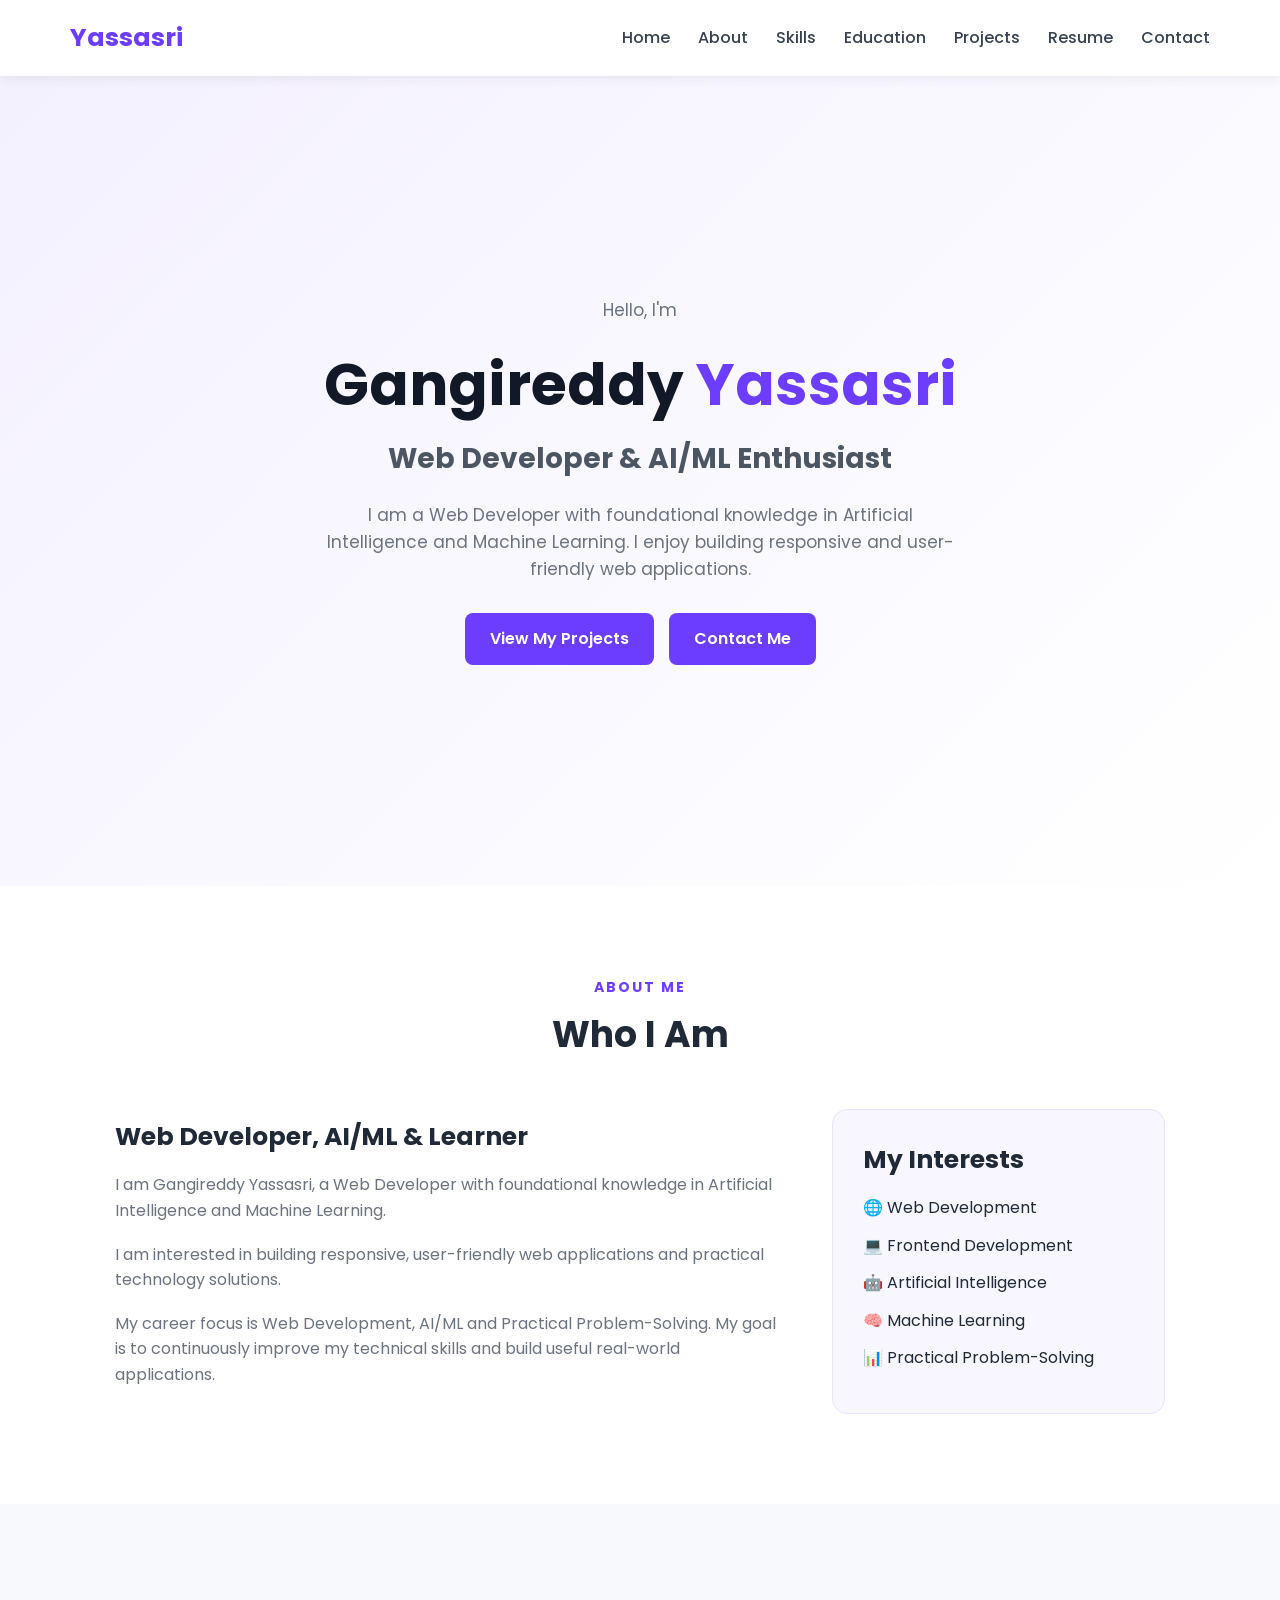
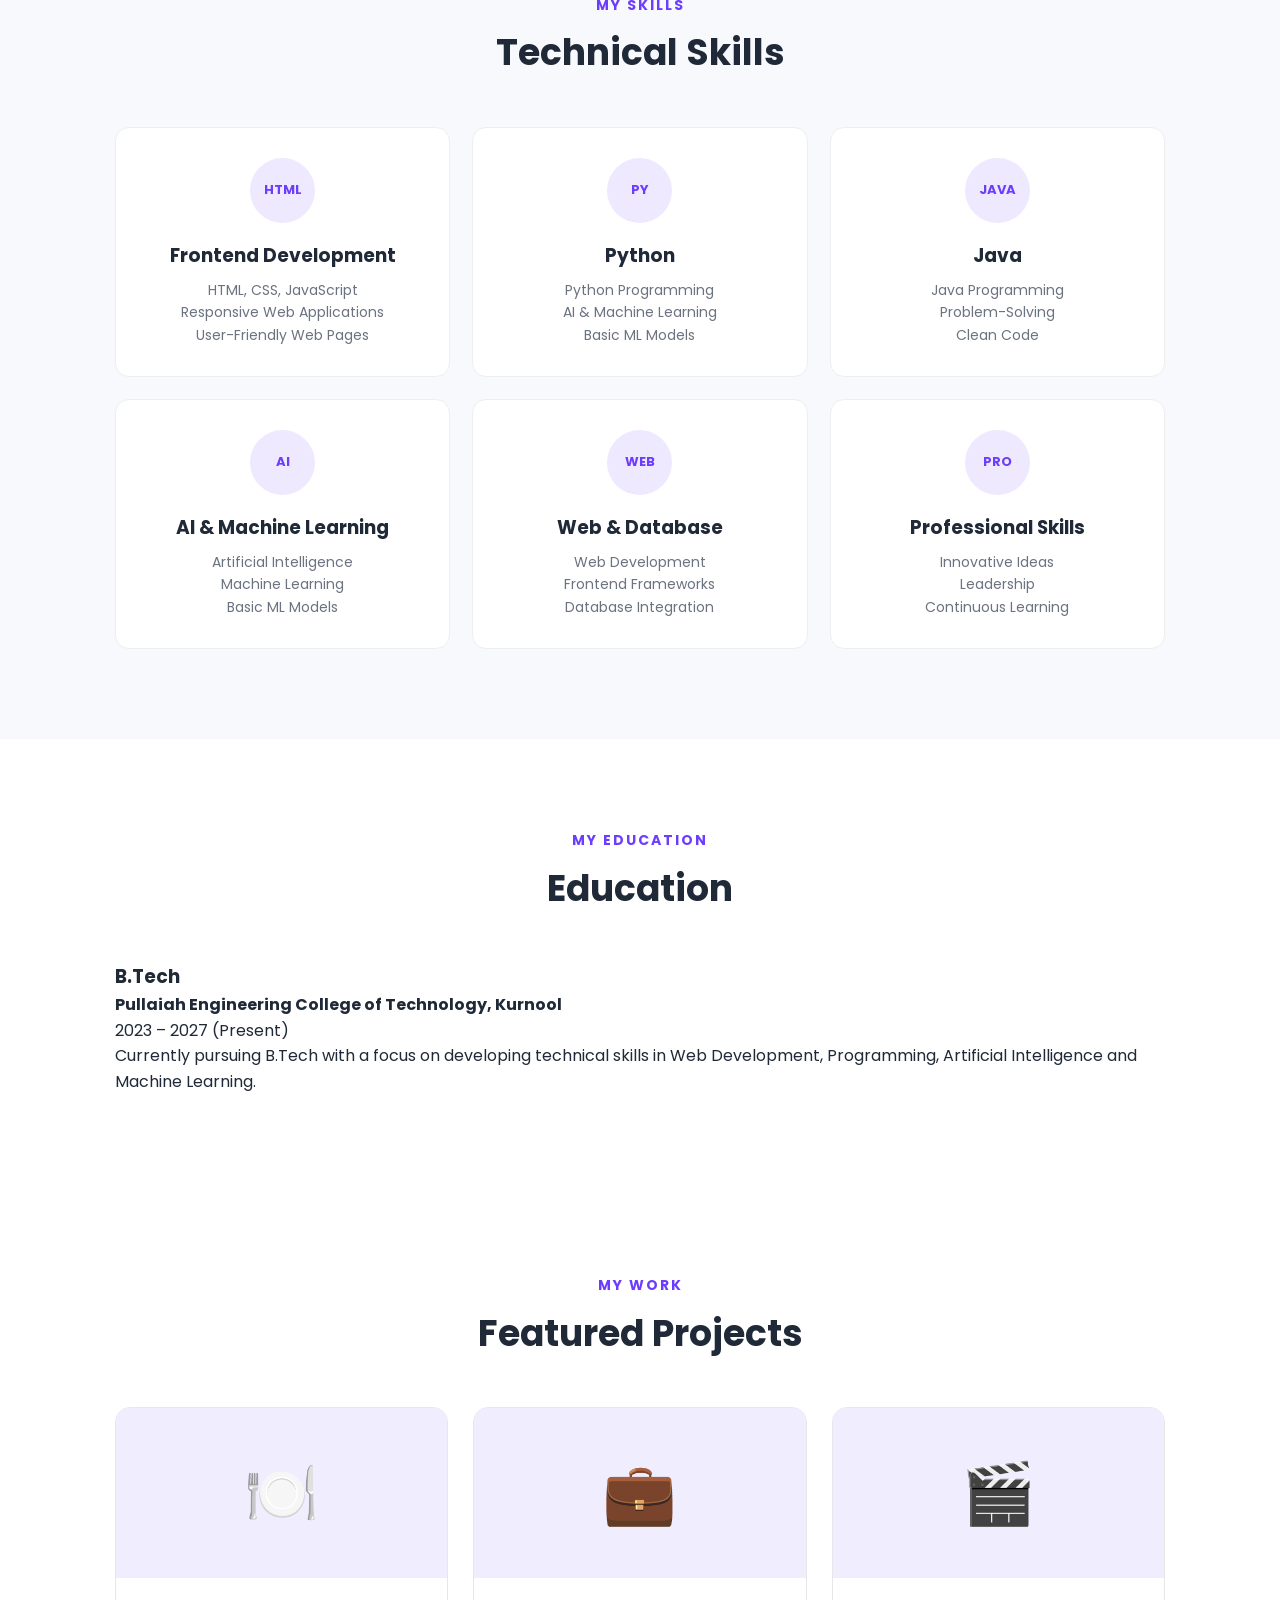
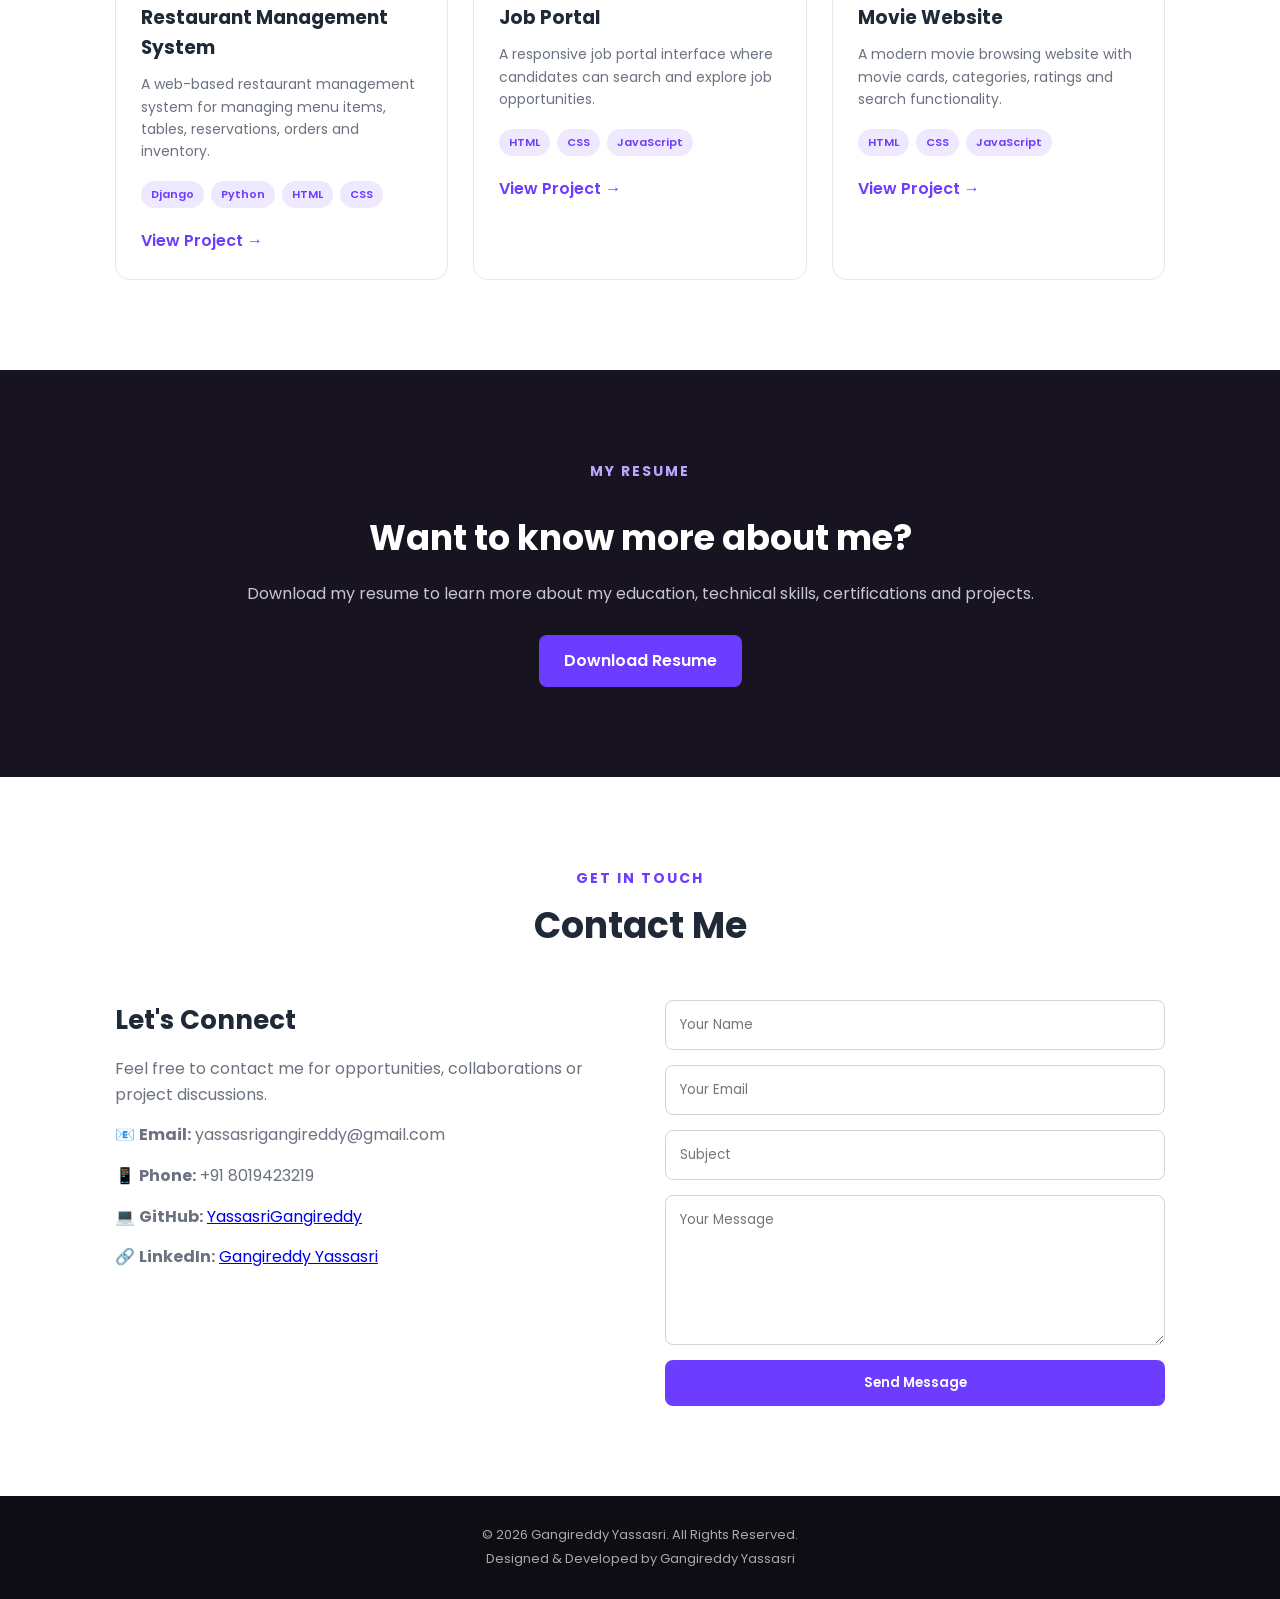
<file: SQROCK_Frontend_Phase1/01_Personal_Portfolio/index.html>
<!DOCTYPE html>
<html lang="en">

<head>
    <meta charset="UTF-8">
    <meta name="viewport" content="width=device-width, initial-scale=1.0">

    <title>Gangireddy Yassasri | Web Developer</title>

    <link rel="stylesheet" href="style.css">

    <link rel="preconnect" href="https://fonts.googleapis.com">
    <link rel="preconnect" href="https://fonts.gstatic.com" crossorigin>

    <link href="https://fonts.googleapis.com/css2?family=Poppins:wght@300;400;500;600;700&display=swap"
        rel="stylesheet">
</head>

<body>

    <!-- Navigation -->
    <header>
        <nav class="navbar">

            <div class="logo">Yassasri</div>

            <ul class="nav-links">
                <li><a href="#home">Home</a></li>
                <li><a href="#about">About</a></li>
                <li><a href="#skills">Skills</a></li>
                <li><a href="#education">Education</a></li>
                <li><a href="#projects">Projects</a></li>
                <li><a href="#resume">Resume</a></li>
                <li><a href="#contact">Contact</a></li>
            </ul>

        </nav>
    </header>


    <!-- Home Section -->
    <section id="home" class="hero">

        <div class="container">

            <p>Hello, I'm</p>

            <h1>
                Gangireddy <span>Yassasri</span>
            </h1>

            <h2>Web Developer & AI/ML Enthusiast</h2>

            <p>
                I am a Web Developer with foundational knowledge in
                Artificial Intelligence and Machine Learning.
                I enjoy building responsive and user-friendly web applications.
            </p>

            <div class="hero-buttons">
                <a href="#projects" class="btn">View My Projects</a>
                <a href="#contact" class="btn">Contact Me</a>
            </div>

        </div>

    </section>


    <!-- About Section -->
    <section id="about" class="section">

        <div class="container">

            <p class="section-title">ABOUT ME</p>

            <h2>Who I Am</h2>

            <div class="about-content">

                <div>

                    <h3>Web Developer, AI/ML & Learner</h3>

                    <p>
                        I am Gangireddy Yassasri, a Web Developer with
                        foundational knowledge in Artificial Intelligence
                        and Machine Learning.
                    </p>

                    <p>
                        I am interested in building responsive,
                        user-friendly web applications and practical
                        technology solutions.
                    </p>

                    <p>
                        My career focus is Web Development, AI/ML and
                        Practical Problem-Solving. My goal is to continuously
                        improve my technical skills and build useful
                        real-world applications.
                    </p>

                </div>


                <div class="about-card">

                    <h3>My Interests</h3>

                    <ul>
                        <li>🌐 Web Development</li>
                        <li>💻 Frontend Development</li>
                        <li>🤖 Artificial Intelligence</li>
                        <li>🧠 Machine Learning</li>
                        <li>📊 Practical Problem-Solving</li>
                    </ul>

                </div>

            </div>

        </div>

    </section>


    <!-- Skills Section -->
    <section id="skills" class="section skills-section">

        <div class="container">

            <p class="section-title">MY SKILLS</p>

            <h2>Technical Skills</h2>


            <div class="skills-grid">


                <div class="skill-card">

                    <div class="skill-icon">HTML</div>

                    <h3>Frontend Development</h3>

                    <p>HTML, CSS, JavaScript</p>

                    <p>Responsive Web Applications</p>

                    <p>User-Friendly Web Pages</p>

                </div>


                <div class="skill-card">

                    <div class="skill-icon">PY</div>

                    <h3>Python</h3>

                    <p>Python Programming</p>

                    <p>AI & Machine Learning</p>

                    <p>Basic ML Models</p>

                </div>


                <div class="skill-card">

                    <div class="skill-icon">JAVA</div>

                    <h3>Java</h3>

                    <p>Java Programming</p>

                    <p>Problem-Solving</p>

                    <p>Clean Code</p>

                </div>


                <div class="skill-card">

                    <div class="skill-icon">AI</div>

                    <h3>AI & Machine Learning</h3>

                    <p>Artificial Intelligence</p>

                    <p>Machine Learning</p>

                    <p>Basic ML Models</p>

                </div>


                <div class="skill-card">

                    <div class="skill-icon">WEB</div>

                    <h3>Web & Database</h3>

                    <p>Web Development</p>

                    <p>Frontend Frameworks</p>

                    <p>Database Integration</p>

                </div>


                <div class="skill-card">

                    <div class="skill-icon">PRO</div>

                    <h3>Professional Skills</h3>

                    <p>Innovative Ideas</p>

                    <p>Leadership</p>

                    <p>Continuous Learning</p>

                </div>


            </div>

        </div>

    </section>


    <!-- Education Section -->
    <section id="education" class="section">

        <div class="container">

            <p class="section-title">MY EDUCATION</p>

            <h2>Education</h2>


            <div class="education-card">

                <h3>B.Tech</h3>

                <h4>Pullaiah Engineering College of Technology, Kurnool</h4>

                <p class="year">2023 – 2027 (Present)</p>

                <p>
                    Currently pursuing B.Tech with a focus on developing
                    technical skills in Web Development, Programming,
                    Artificial Intelligence and Machine Learning.
                </p>

            </div>

        </div>

    </section>


    <!-- Projects Section -->
    <section id="projects" class="section">

        <div class="container">

            <p class="section-title">MY WORK</p>

            <h2>Featured Projects</h2>


            <div class="projects-grid">


                <!-- Project 1 -->
                <div class="project-card">

                    <div class="project-image">🍽️</div>

                    <div class="project-content">

                        <h3>Restaurant Management System</h3>

                        <p>
                            A web-based restaurant management system for
                            managing menu items, tables, reservations,
                            orders and inventory.
                        </p>

                        <div class="tags">
                            <span>Django</span>
                            <span>Python</span>
                            <span>HTML</span>
                            <span>CSS</span>
                        </div>

                        <a href="#" class="project-link">
                            View Project →
                        </a>

                    </div>

                </div>


                <!-- Project 2 -->
                <div class="project-card">

                    <div class="project-image">💼</div>

                    <div class="project-content">

                        <h3>Job Portal</h3>

                        <p>
                            A responsive job portal interface where
                            candidates can search and explore job
                            opportunities.
                        </p>

                        <div class="tags">
                            <span>HTML</span>
                            <span>CSS</span>
                            <span>JavaScript</span>
                        </div>

                        <a href="#" class="project-link">
                            View Project →
                        </a>

                    </div>

                </div>


                <!-- Project 3 -->
                <div class="project-card">

                    <div class="project-image">🎬</div>

                    <div class="project-content">

                        <h3>Movie Website</h3>

                        <p>
                            A modern movie browsing website with movie
                            cards, categories, ratings and search
                            functionality.
                        </p>

                        <div class="tags">
                            <span>HTML</span>
                            <span>CSS</span>
                            <span>JavaScript</span>
                        </div>

                        <a href="#" class="project-link">
                            View Project →
                        </a>

                    </div>

                </div>


            </div>

        </div>

    </section>


    <!-- Resume Section -->
    <section id="resume" class="resume-section">

        <div class="container">

            <p class="section-title">MY RESUME</p>

            <h2>Want to know more about me?</h2>

            <p>
                Download my resume to learn more about my education,
                technical skills, certifications and projects.
            </p>

            <a href="resume.pdf" class="btn" download>
    Download Resume
</a>
            </a>

        </div>

    </section>


    <!-- Contact Section -->
    <section id="contact" class="section">

        <div class="container">

            <p class="section-title">GET IN TOUCH</p>

            <h2>Contact Me</h2>


            <div class="contact-content">


                <div class="contact-info">

                    <h3>Let's Connect</h3>

                    <p>
                        Feel free to contact me for opportunities,
                        collaborations or project discussions.
                    </p>

                    <p>
                        📧 <strong>Email:</strong>
                        yassasrigangireddy@gmail.com
                    </p>

                    <p>
                        📱 <strong>Phone:</strong>
                        +91 8019423219
                    </p>

                    <p>
                        💻 <strong>GitHub:</strong>
                        <a href="https://github.com/YassasriGangireddy"
                            target="_blank">
                            YassasriGangireddy
                        </a>
                    </p>

                    <p>
                        🔗 <strong>LinkedIn:</strong>
                        <a href="https://www.linkedin.com/in/gangireddy-yassasri-175379384/"
                            target="_blank">
                            Gangireddy Yassasri
                        </a>
                    </p>

                </div>


                <form class="contact-form">

                    <input type="text"
                        placeholder="Your Name"
                        required>

                    <input type="email"
                        placeholder="Your Email"
                        required>

                    <input type="text"
                        placeholder="Subject">

                    <textarea
                        rows="6"
                        placeholder="Your Message"></textarea>

                    <button type="submit" class="btn">
                        Send Message
                    </button>

                </form>


            </div>

        </div>

    </section>


    <!-- Footer -->
    <footer>

        <p>
            © 2026 Gangireddy Yassasri. All Rights Reserved.
        </p>

        <p>
            Designed & Developed by Gangireddy Yassasri
        </p>

    </footer>


</body>

</html>
</file>
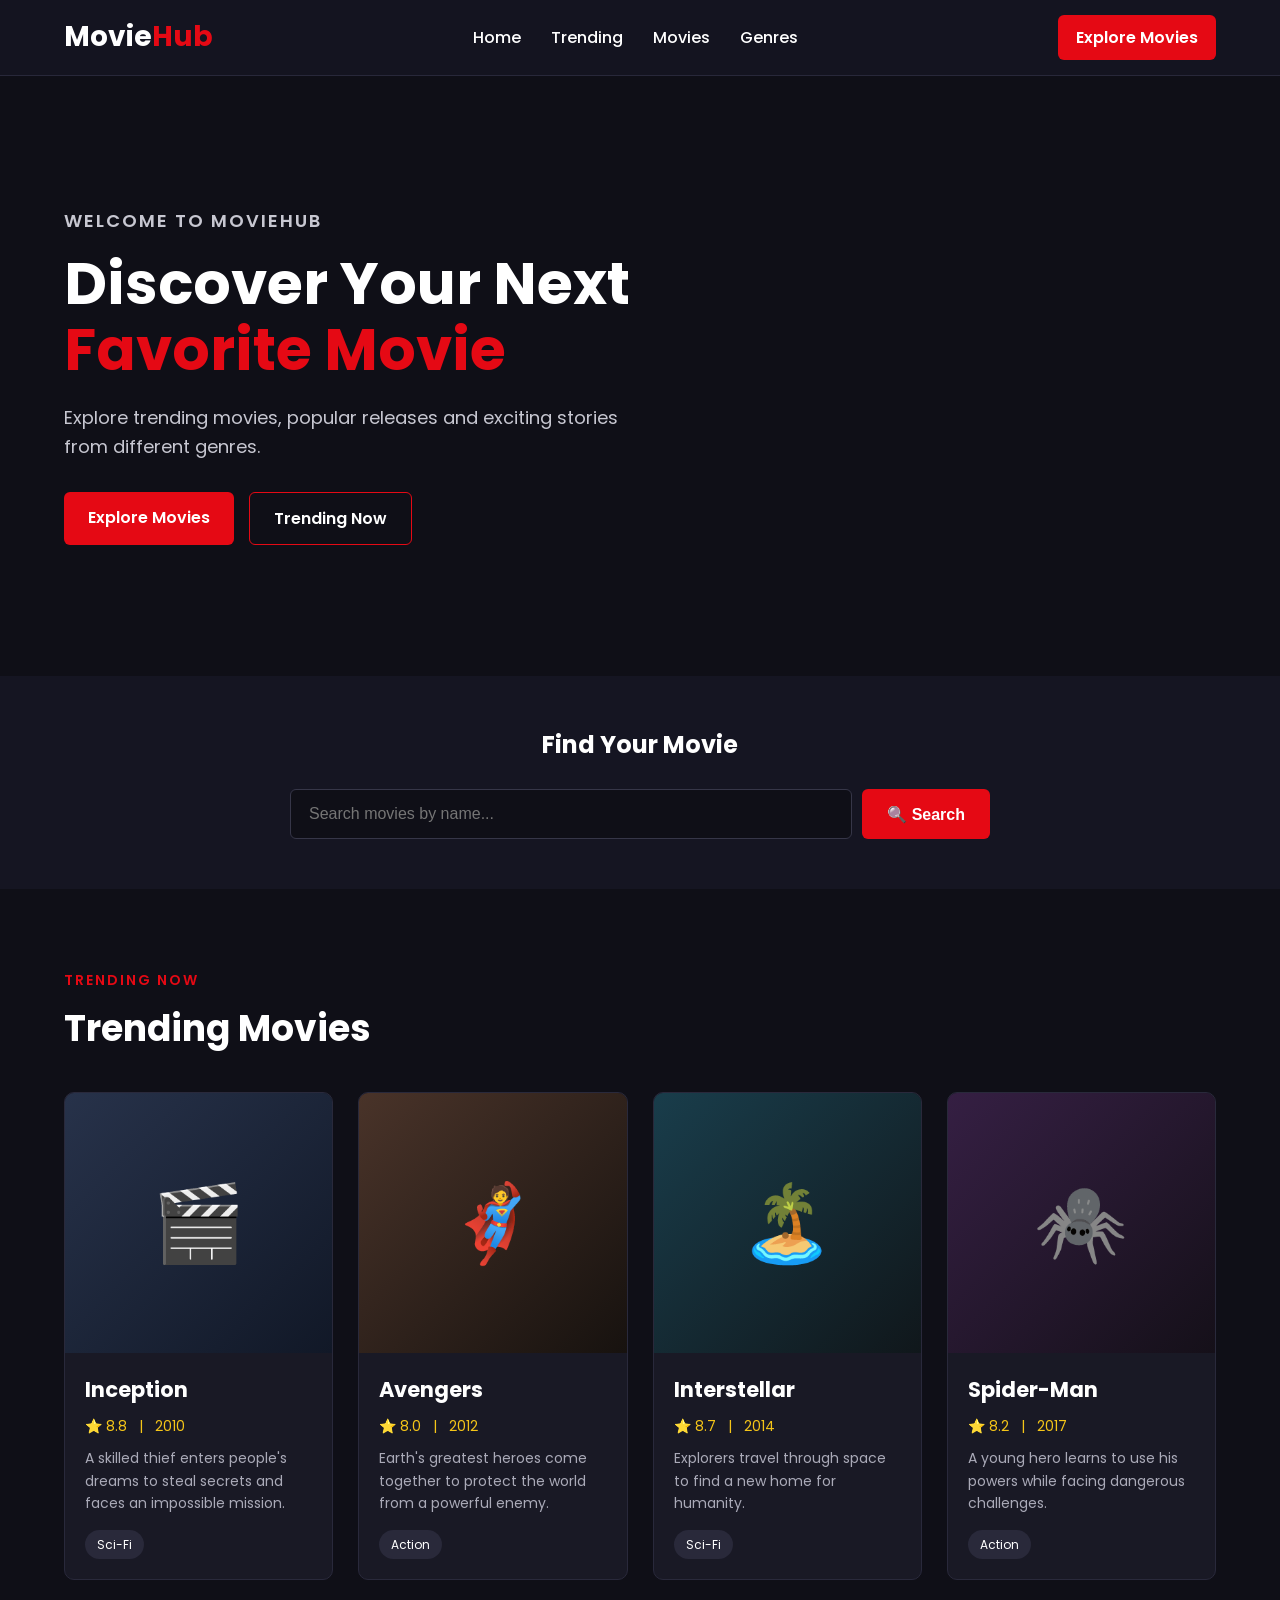
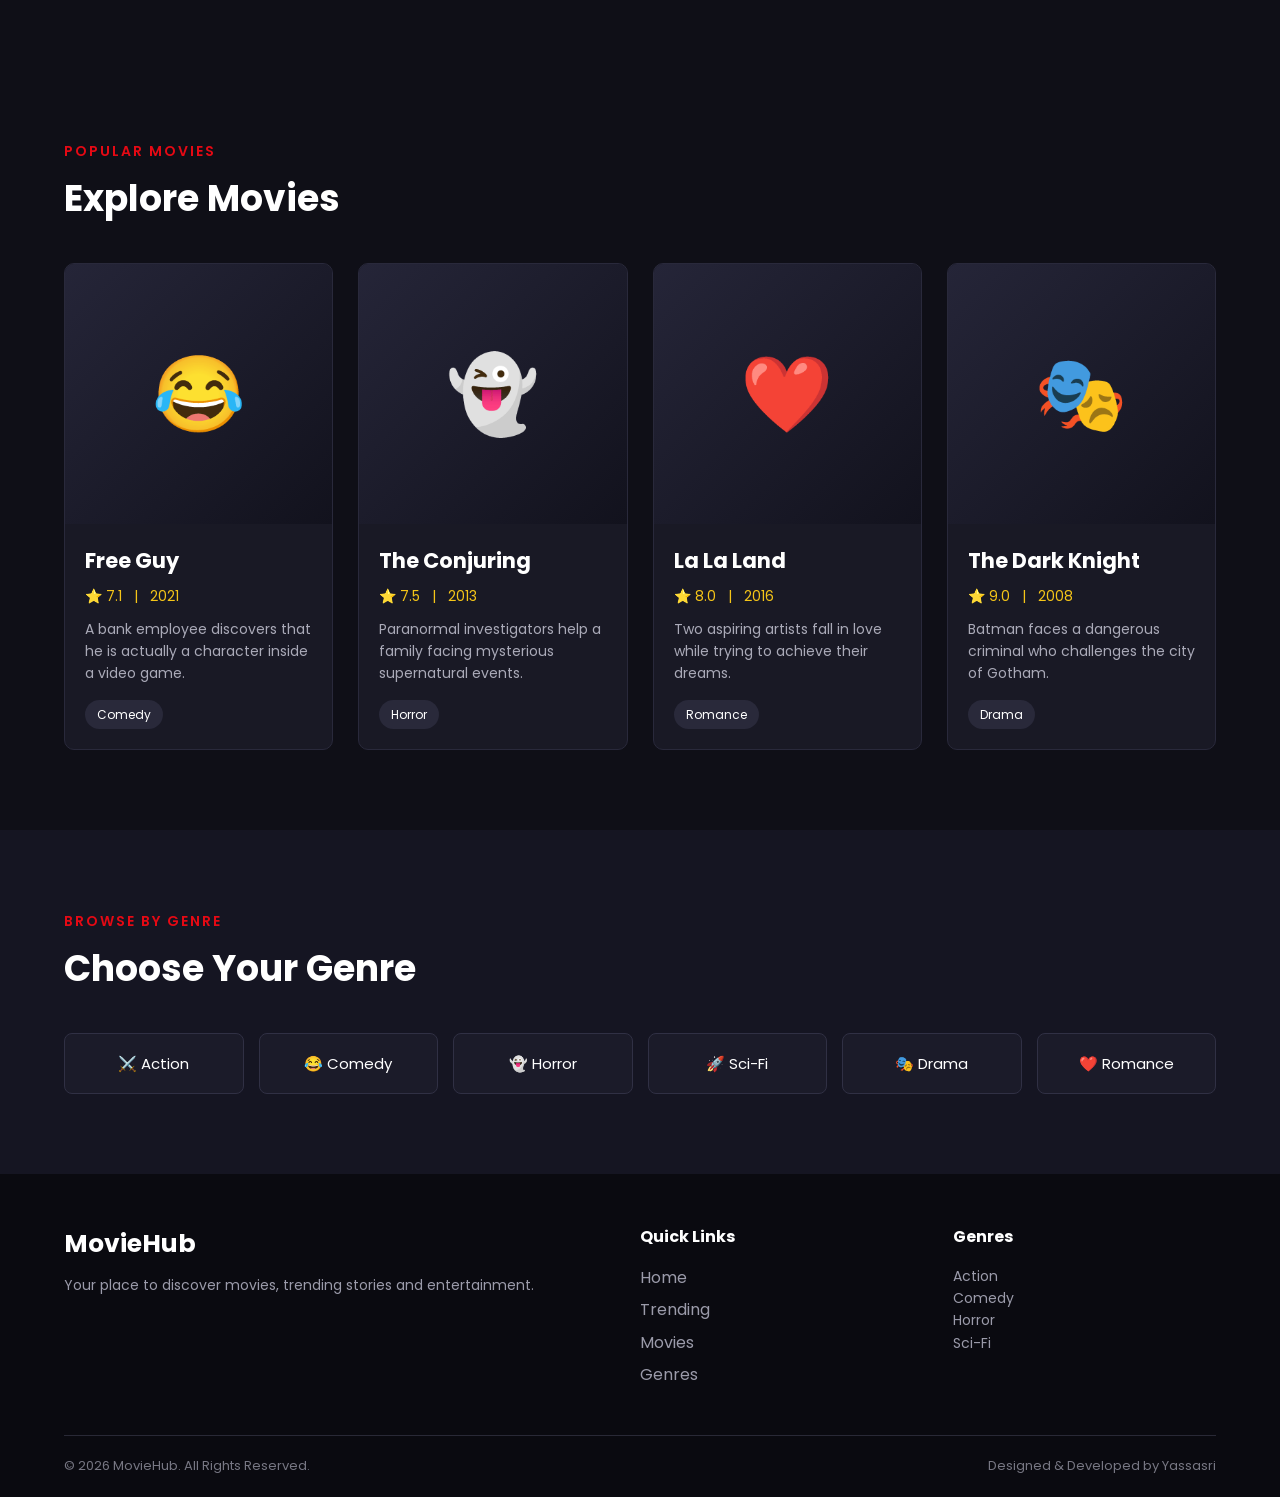
<file: SQROCK_Frontend_Phase1/02_Movie_Website/index.html>
<!DOCTYPE html>
<html lang="en">

<head>
    <meta charset="UTF-8">
    <meta name="viewport" content="width=device-width, initial-scale=1.0">

    <title>MovieHub | Movies & Entertainment</title>

    <link rel="stylesheet" href="style.css">

    <link rel="preconnect" href="https://fonts.googleapis.com">
    <link rel="preconnect" href="https://fonts.gstatic.com" crossorigin>

    <link href="https://fonts.googleapis.com/css2?family=Poppins:wght@300;400;500;600;700&display=swap"
        rel="stylesheet">
</head>

<body>

    <!-- Navigation -->
    <header>
        <nav class="navbar">

            <div class="logo">
                Movie<span>Hub</span>
            </div>

            <ul class="nav-links">
                <li><a href="#home">Home</a></li>
                <li><a href="#trending">Trending</a></li>
                <li><a href="#movies">Movies</a></li>
                <li><a href="#genres">Genres</a></li>
            </ul>

            <a href="#movies" class="nav-btn">Explore Movies</a>

        </nav>
    </header>


    <!-- Hero Section -->
    <section id="home" class="hero">

        <div class="hero-content">

            <p class="hero-small">WELCOME TO MOVIEHUB</p>

            <h1>
                Discover Your Next
                <span>Favorite Movie</span>
            </h1>

            <p>
                Explore trending movies, popular releases and
                exciting stories from different genres.
            </p>

            <div class="hero-buttons">

                <a href="#movies" class="btn">
                    Explore Movies
                </a>

                <a href="#trending" class="btn secondary-btn">
                    Trending Now
                </a>

            </div>

        </div>

    </section>


    <!-- Search Section -->
    <section class="search-section">

        <div class="container">

            <h2>Find Your Movie</h2>

            <div class="search-box">

                <input
                    type="text"
                    id="searchInput"
                    placeholder="Search movies by name..."
                >

                <button onclick="searchMovies()">
                    🔍 Search
                </button>

            </div>

        </div>

    </section>


    <!-- Trending Movies -->
    <section id="trending" class="section">

        <div class="container">

            <p class="section-title">TRENDING NOW</p>

            <h2>Trending Movies</h2>

            <div class="movie-grid">


                <!-- Movie 1 -->
                <div class="movie-card">

                    <div class="movie-poster poster-one">
                        🎬
                    </div>

                    <div class="movie-content">

                        <h3>Inception</h3>

                        <p class="movie-info">
                            ⭐ 8.8 &nbsp; | &nbsp; 2010
                        </p>

                        <p>
                            A skilled thief enters people's dreams
                            to steal secrets and faces an impossible mission.
                        </p>

                        <span class="genre">
                            Sci-Fi
                        </span>

                    </div>

                </div>


                <!-- Movie 2 -->
                <div class="movie-card">

                    <div class="movie-poster poster-two">
                        🦸
                    </div>

                    <div class="movie-content">

                        <h3>Avengers</h3>

                        <p class="movie-info">
                            ⭐ 8.0 &nbsp; | &nbsp; 2012
                        </p>

                        <p>
                            Earth's greatest heroes come together
                            to protect the world from a powerful enemy.
                        </p>

                        <span class="genre">
                            Action
                        </span>

                    </div>

                </div>


                <!-- Movie 3 -->
                <div class="movie-card">

                    <div class="movie-poster poster-three">
                        🏝️
                    </div>

                    <div class="movie-content">

                        <h3>Interstellar</h3>

                        <p class="movie-info">
                            ⭐ 8.7 &nbsp; | &nbsp; 2014
                        </p>

                        <p>
                            Explorers travel through space to find
                            a new home for humanity.
                        </p>

                        <span class="genre">
                            Sci-Fi
                        </span>

                    </div>

                </div>


                <!-- Movie 4 -->
                <div class="movie-card">

                    <div class="movie-poster poster-four">
                        🕷️
                    </div>

                    <div class="movie-content">

                        <h3>Spider-Man</h3>

                        <p class="movie-info">
                            ⭐ 8.2 &nbsp; | &nbsp; 2017
                        </p>

                        <p>
                            A young hero learns to use his powers
                            while facing dangerous challenges.
                        </p>

                        <span class="genre">
                            Action
                        </span>

                    </div>

                </div>


            </div>

        </div>

    </section>


    <!-- Popular Movies -->
    <section id="movies" class="section movies-section">

        <div class="container">

            <p class="section-title">POPULAR MOVIES</p>

            <h2>Explore Movies</h2>


            <div class="movie-grid">


                <!-- Movie 5 -->
                <div class="movie-card">

                    <div class="movie-poster">
                        😂
                    </div>

                    <div class="movie-content">

                        <h3>Free Guy</h3>

                        <p class="movie-info">
                            ⭐ 7.1 &nbsp; | &nbsp; 2021
                        </p>

                        <p>
                            A bank employee discovers that he is
                            actually a character inside a video game.
                        </p>

                        <span class="genre">
                            Comedy
                        </span>

                    </div>

                </div>


                <!-- Movie 6 -->
                <div class="movie-card">

                    <div class="movie-poster">
                        👻
                    </div>

                    <div class="movie-content">

                        <h3>The Conjuring</h3>

                        <p class="movie-info">
                            ⭐ 7.5 &nbsp; | &nbsp; 2013
                        </p>

                        <p>
                            Paranormal investigators help a family
                            facing mysterious supernatural events.
                        </p>

                        <span class="genre">
                            Horror
                        </span>

                    </div>

                </div>


                <!-- Movie 7 -->
                <div class="movie-card">

                    <div class="movie-poster">
                        ❤️
                    </div>

                    <div class="movie-content">

                        <h3>La La Land</h3>

                        <p class="movie-info">
                            ⭐ 8.0 &nbsp; | &nbsp; 2016
                        </p>

                        <p>
                            Two aspiring artists fall in love while
                            trying to achieve their dreams.
                        </p>

                        <span class="genre">
                            Romance
                        </span>

                    </div>

                </div>


                <!-- Movie 8 -->
                <div class="movie-card">

                    <div class="movie-poster">
                        🎭
                    </div>

                    <div class="movie-content">

                        <h3>The Dark Knight</h3>

                        <p class="movie-info">
                            ⭐ 9.0 &nbsp; | &nbsp; 2008
                        </p>

                        <p>
                            Batman faces a dangerous criminal who
                            challenges the city of Gotham.
                        </p>

                        <span class="genre">
                            Drama
                        </span>

                    </div>

                </div>


            </div>

        </div>

    </section>


    <!-- Genres Section -->
    <section id="genres" class="section genres-section">

        <div class="container">

            <p class="section-title">BROWSE BY GENRE</p>

            <h2>Choose Your Genre</h2>


            <div class="genre-grid">

                <button onclick="filterMovies('Action')">
                    ⚔️ Action
                </button>

                <button onclick="filterMovies('Comedy')">
                    😂 Comedy
                </button>

                <button onclick="filterMovies('Horror')">
                    👻 Horror
                </button>

                <button onclick="filterMovies('Sci-Fi')">
                    🚀 Sci-Fi
                </button>

                <button onclick="filterMovies('Drama')">
                    🎭 Drama
                </button>

                <button onclick="filterMovies('Romance')">
                    ❤️ Romance
                </button>

            </div>

        </div>

    </section>


    <!-- Footer -->
    <footer>

        <div class="footer-content">

            <div>
                <h3>MovieHub</h3>

                <p>
                    Your place to discover movies,
                    trending stories and entertainment.
                </p>
            </div>


            <div>

                <h4>Quick Links</h4>

                <a href="#home">Home</a>
                <a href="#trending">Trending</a>
                <a href="#movies">Movies</a>
                <a href="#genres">Genres</a>

            </div>


            <div>

                <h4>Genres</h4>

                <p>Action</p>
                <p>Comedy</p>
                <p>Horror</p>
                <p>Sci-Fi</p>

            </div>

        </div>


        <div class="footer-bottom">

            <p>
                © 2026 MovieHub. All Rights Reserved.
            </p>

            <p>
                Designed & Developed by Yassasri
            </p>

        </div>

    </footer>


    <script src="script.js"></script>

</body>

</html>
</file>
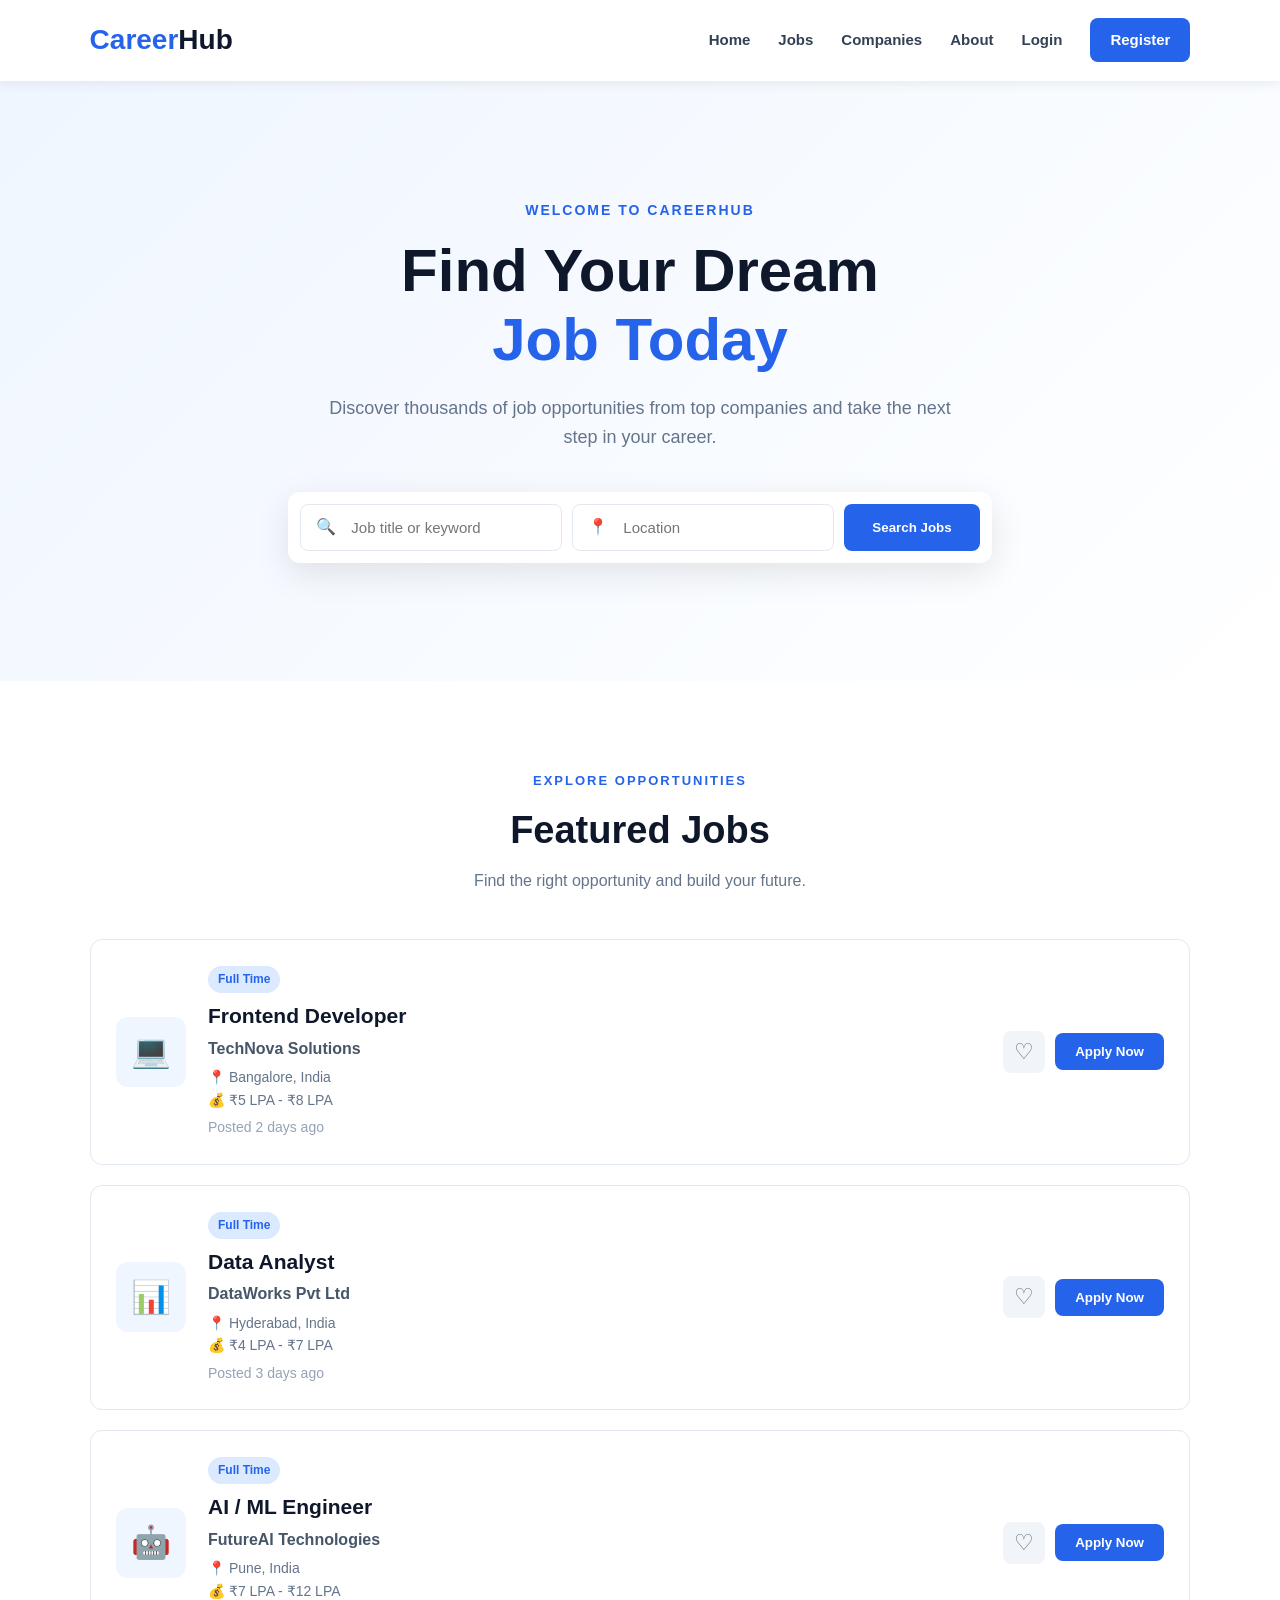
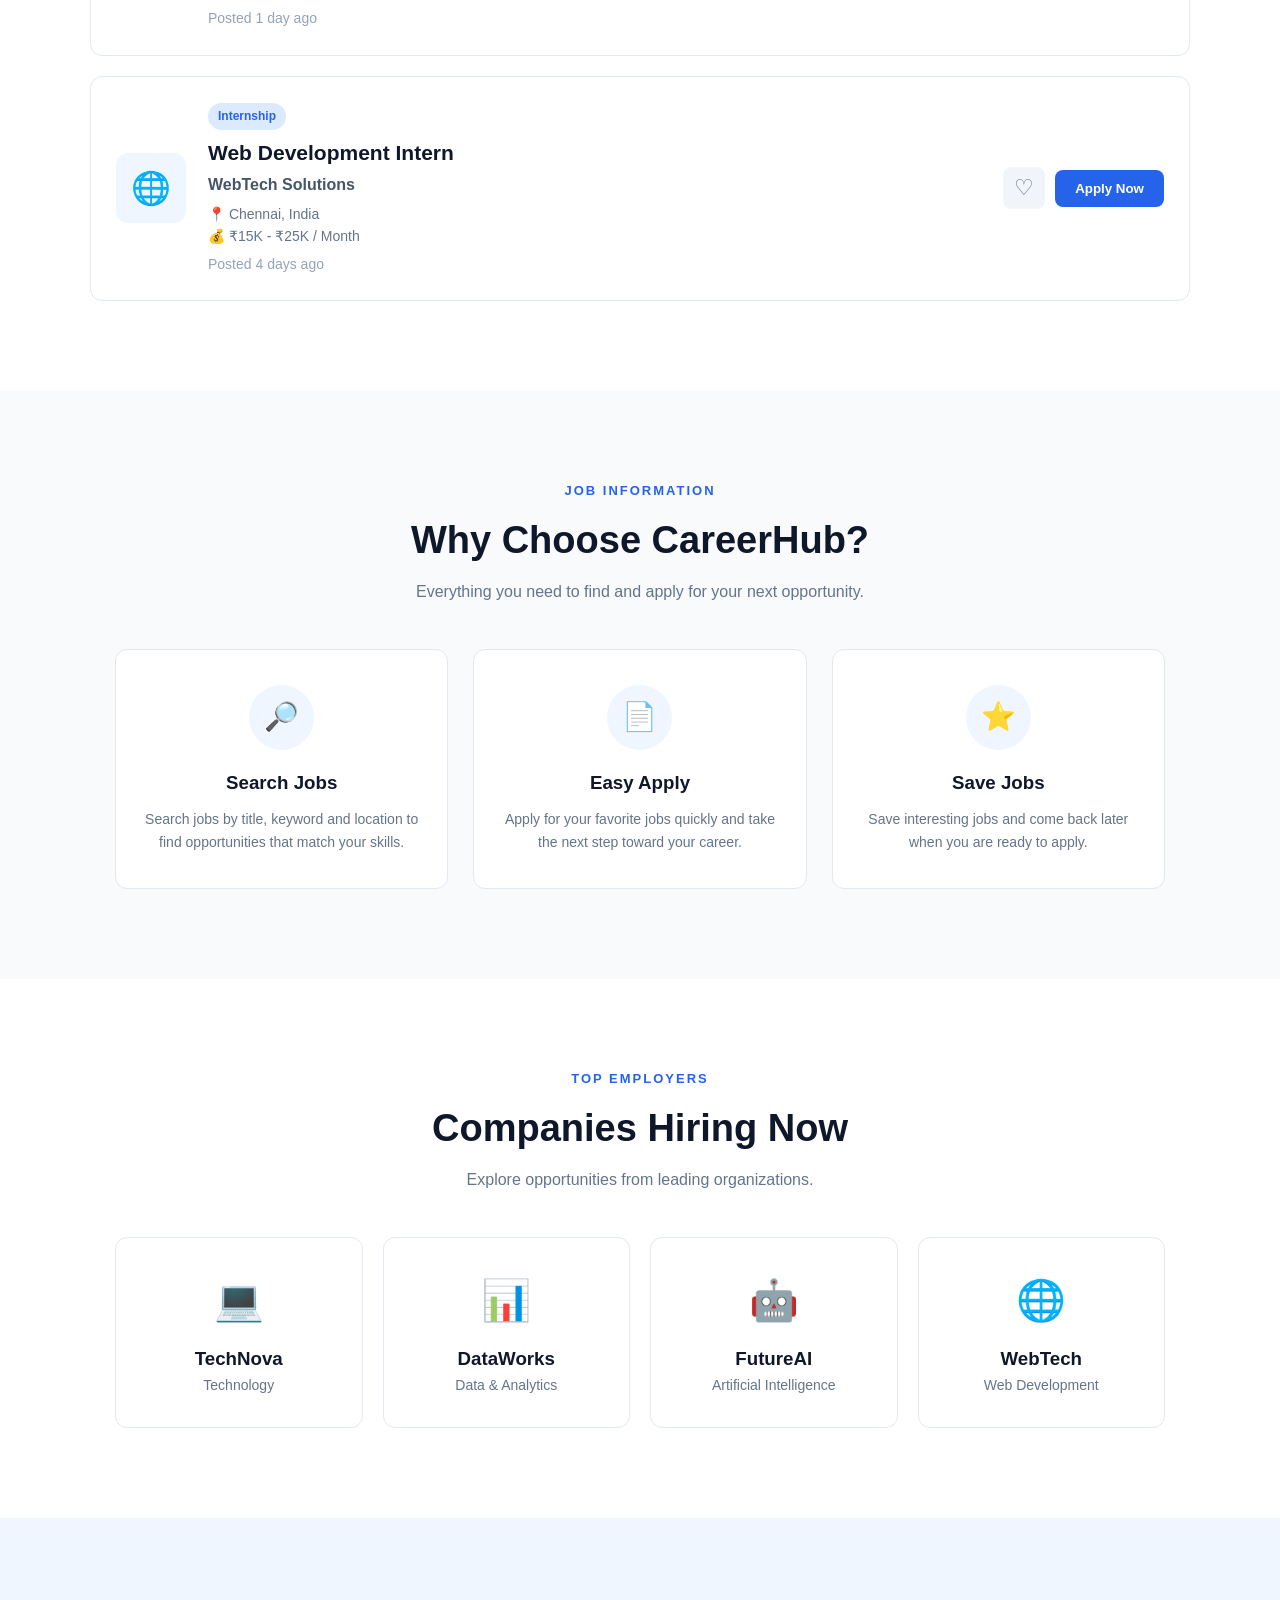
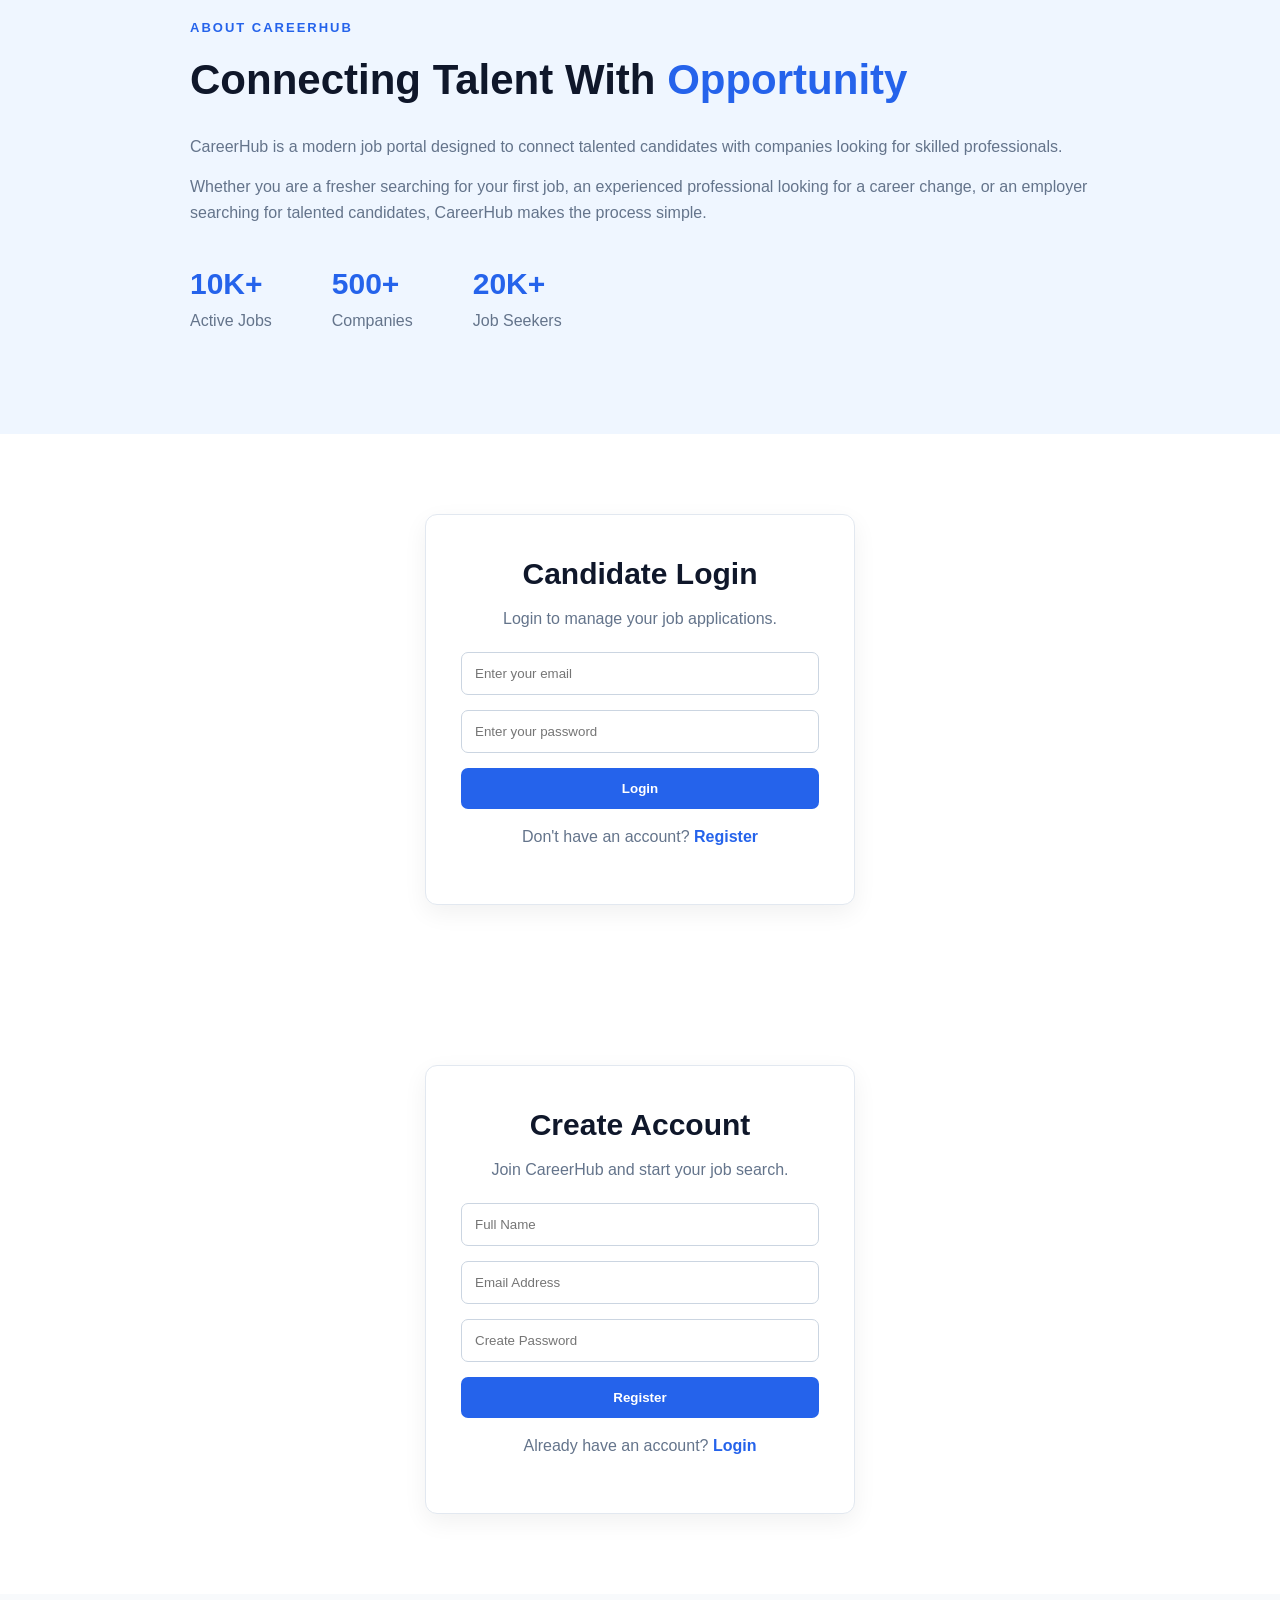
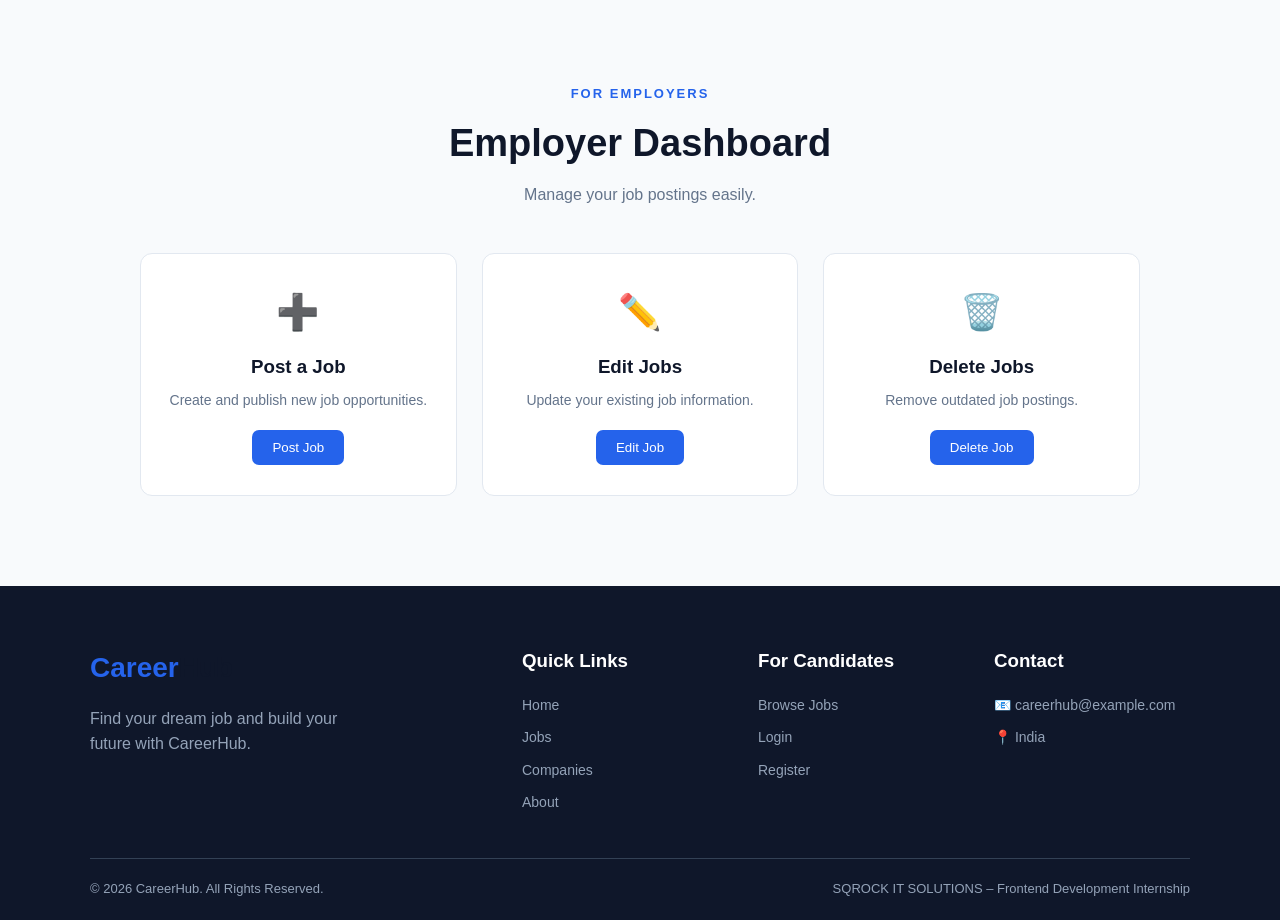
<file: SQROCK_Frontend_Phase1/03_Job_Portal/index.html>
<!DOCTYPE html>
<html lang="en">
<head>
    <meta charset="UTF-8">
    <meta name="viewport" content="width=device-width, initial-scale=1.0">

    <title>CareerHub - Job Portal</title>

    <link rel="stylesheet" href="style.css">
</head>

<body>

    <!-- ================= NAVBAR ================= -->
    <header class="navbar">
        <div class="logo">
            Career<span>Hub</span>
        </div>

        <nav>
            <a href="#home">Home</a>
            <a href="#jobs">Jobs</a>
            <a href="#companies">Companies</a>
            <a href="#about">About</a>
            <a href="#login">Login</a>
            <a href="#register" class="register-btn">Register</a>
        </nav>
    </header>


    <!-- ================= HERO SECTION ================= -->
    <section class="hero" id="home">

        <div class="hero-content">

            <p class="welcome">WELCOME TO CAREERHUB</p>

            <h1>
                Find Your Dream
                <span>Job Today</span>
            </h1>

            <p class="hero-text">
                Discover thousands of job opportunities from top companies
                and take the next step in your career.
            </p>

            <!-- SEARCH BOX -->
            <div class="search-box">

                <div class="search-input">
                    <span>🔍</span>
                    <input
                        type="text"
                        id="jobSearch"
                        placeholder="Job title or keyword"
                    >
                </div>

                <div class="search-input">
                    <span>📍</span>
                    <input
                        type="text"
                        id="locationSearch"
                        placeholder="Location"
                    >
                </div>

                <button onclick="searchJobs()">
                    Search Jobs
                </button>

            </div>

        </div>

    </section>


    <!-- ================= JOBS SECTION ================= -->
    <section class="jobs-section" id="jobs">

        <div class="section-heading">
            <p>EXPLORE OPPORTUNITIES</p>
            <h2>Featured Jobs</h2>
            <span>
                Find the right opportunity and build your future.
            </span>
        </div>


        <div class="job-container" id="jobContainer">

            <!-- JOB 1 -->
            <div class="job-card">

                <div class="company-logo">
                    💻
                </div>

                <div class="job-info">

                    <span class="job-type">
                        Full Time
                    </span>

                    <h3>Frontend Developer</h3>

                    <h4>TechNova Solutions</h4>

                    <p>📍 Bangalore, India</p>

                    <p>💰 ₹5 LPA - ₹8 LPA</p>

                    <p class="job-date">
                        Posted 2 days ago
                    </p>

                </div>

                <div class="job-actions">
                    <button class="save-btn"
                            onclick="saveJob(this)">
                        ♡
                    </button>

                    <button class="apply-btn"
                            onclick="applyJob('Frontend Developer')">
                        Apply Now
                    </button>

                </div>

            </div>


            <!-- JOB 2 -->
            <div class="job-card">

                <div class="company-logo">
                    📊
                </div>

                <div class="job-info">

                    <span class="job-type">
                        Full Time
                    </span>

                    <h3>Data Analyst</h3>

                    <h4>DataWorks Pvt Ltd</h4>

                    <p>📍 Hyderabad, India</p>

                    <p>💰 ₹4 LPA - ₹7 LPA</p>

                    <p class="job-date">
                        Posted 3 days ago
                    </p>

                </div>

                <div class="job-actions">

                    <button class="save-btn"
                            onclick="saveJob(this)">
                        ♡
                    </button>

                    <button class="apply-btn"
                            onclick="applyJob('Data Analyst')">
                        Apply Now
                    </button>

                </div>

            </div>


            <!-- JOB 3 -->
            <div class="job-card">

                <div class="company-logo">
                    🤖
                </div>

                <div class="job-info">

                    <span class="job-type">
                        Full Time
                    </span>

                    <h3>AI / ML Engineer</h3>

                    <h4>FutureAI Technologies</h4>

                    <p>📍 Pune, India</p>

                    <p>💰 ₹7 LPA - ₹12 LPA</p>

                    <p class="job-date">
                        Posted 1 day ago
                    </p>

                </div>

                <div class="job-actions">

                    <button class="save-btn"
                            onclick="saveJob(this)">
                        ♡
                    </button>

                    <button class="apply-btn"
                            onclick="applyJob('AI / ML Engineer')">
                        Apply Now
                    </button>

                </div>

            </div>


            <!-- JOB 4 -->
            <div class="job-card">

                <div class="company-logo">
                    🌐
                </div>

                <div class="job-info">

                    <span class="job-type">
                        Internship
                    </span>

                    <h3>Web Development Intern</h3>

                    <h4>WebTech Solutions</h4>

                    <p>📍 Chennai, India</p>

                    <p>💰 ₹15K - ₹25K / Month</p>

                    <p class="job-date">
                        Posted 4 days ago
                    </p>

                </div>

                <div class="job-actions">

                    <button class="save-btn"
                            onclick="saveJob(this)">
                        ♡
                    </button>

                    <button class="apply-btn"
                            onclick="applyJob('Web Development Intern')">
                        Apply Now
                    </button>

                </div>

            </div>

        </div>

    </section>


    <!-- ================= JOB DETAILS ================= -->
    <section class="job-details">

        <div class="section-heading">

            <p>JOB INFORMATION</p>

            <h2>Why Choose CareerHub?</h2>

            <span>
                Everything you need to find and apply for your next opportunity.
            </span>

        </div>


        <div class="details-container">

            <div class="detail-box">
                <div class="detail-icon">🔎</div>

                <h3>Search Jobs</h3>

                <p>
                    Search jobs by title, keyword and location
                    to find opportunities that match your skills.
                </p>
            </div>


            <div class="detail-box">
                <div class="detail-icon">📄</div>

                <h3>Easy Apply</h3>

                <p>
                    Apply for your favorite jobs quickly and
                    take the next step toward your career.
                </p>
            </div>


            <div class="detail-box">
                <div class="detail-icon">⭐</div>

                <h3>Save Jobs</h3>

                <p>
                    Save interesting jobs and come back later
                    when you are ready to apply.
                </p>
            </div>

        </div>

    </section>


    <!-- ================= COMPANIES ================= -->
    <section class="companies" id="companies">

        <div class="section-heading">

            <p>TOP EMPLOYERS</p>

            <h2>Companies Hiring Now</h2>

            <span>
                Explore opportunities from leading organizations.
            </span>

        </div>


        <div class="company-container">

            <div class="company-card">
                <div>💻</div>
                <h3>TechNova</h3>
                <p>Technology</p>
            </div>

            <div class="company-card">
                <div>📊</div>
                <h3>DataWorks</h3>
                <p>Data & Analytics</p>
            </div>

            <div class="company-card">
                <div>🤖</div>
                <h3>FutureAI</h3>
                <p>Artificial Intelligence</p>
            </div>

            <div class="company-card">
                <div>🌐</div>
                <h3>WebTech</h3>
                <p>Web Development</p>
            </div>

        </div>

    </section>


    <!-- ================= ABOUT ================= -->
    <section class="about" id="about">

        <div class="about-content">

            <p class="section-label">
                ABOUT CAREERHUB
            </p>

            <h2>
                Connecting Talent With
                <span>Opportunity</span>
            </h2>

            <p>
                CareerHub is a modern job portal designed to connect
                talented candidates with companies looking for skilled
                professionals.
            </p>

            <p>
                Whether you are a fresher searching for your first job,
                an experienced professional looking for a career change,
                or an employer searching for talented candidates,
                CareerHub makes the process simple.
            </p>

            <div class="about-features">

                <div>
                    <strong>10K+</strong>
                    <span>Active Jobs</span>
                </div>

                <div>
                    <strong>500+</strong>
                    <span>Companies</span>
                </div>

                <div>
                    <strong>20K+</strong>
                    <span>Job Seekers</span>
                </div>

            </div>

        </div>

    </section>


    <!-- ================= LOGIN ================= -->
    <section class="auth-section" id="login">

        <div class="auth-box">

            <h2>Candidate Login</h2>

            <p>Login to manage your job applications.</p>

            <input
                type="email"
                placeholder="Enter your email"
            >

            <input
                type="password"
                placeholder="Enter your password"
            >

            <button onclick="loginUser()">
                Login
            </button>

            <p>
                Don't have an account?
                <a href="#register">Register</a>
            </p>

        </div>

    </section>


    <!-- ================= REGISTER ================= -->
    <section class="auth-section" id="register">

        <div class="auth-box">

            <h2>Create Account</h2>

            <p>Join CareerHub and start your job search.</p>

            <input
                type="text"
                placeholder="Full Name"
            >

            <input
                type="email"
                placeholder="Email Address"
            >

            <input
                type="password"
                placeholder="Create Password"
            >

            <button onclick="registerUser()">
                Register
            </button>

            <p>
                Already have an account?
                <a href="#login">Login</a>
            </p>

        </div>

    </section>


    <!-- ================= EMPLOYER DASHBOARD ================= -->
    <section class="dashboard">

        <div class="section-heading">

            <p>FOR EMPLOYERS</p>

            <h2>Employer Dashboard</h2>

            <span>
                Manage your job postings easily.
            </span>

        </div>


        <div class="dashboard-container">

            <div class="dashboard-card">

                <div class="dashboard-icon">
                    ➕
                </div>

                <h3>Post a Job</h3>

                <p>
                    Create and publish new job opportunities.
                </p>

                <button onclick="postJob()">
                    Post Job
                </button>

            </div>


            <div class="dashboard-card">

                <div class="dashboard-icon">
                    ✏️
                </div>

                <h3>Edit Jobs</h3>

                <p>
                    Update your existing job information.
                </p>

                <button onclick="editJob()">
                    Edit Job
                </button>

            </div>


            <div class="dashboard-card">

                <div class="dashboard-icon">
                    🗑️
                </div>

                <h3>Delete Jobs</h3>

                <p>
                    Remove outdated job postings.
                </p>

                <button onclick="deleteJob()">
                    Delete Job
                </button>

            </div>

        </div>

    </section>


    <!-- ================= FOOTER ================= -->
    <footer>

        <div class="footer-container">

            <div class="footer-about">

                <div class="logo">
                    Career<span>Hub</span>
                </div>

                <p>
                    Find your dream job and build your
                    future with CareerHub.
                </p>

            </div>


            <div class="footer-links">

                <h3>Quick Links</h3>

                <a href="#home">Home</a>
                <a href="#jobs">Jobs</a>
                <a href="#companies">Companies</a>
                <a href="#about">About</a>

            </div>


            <div class="footer-links">

                <h3>For Candidates</h3>

                <a href="#jobs">Browse Jobs</a>
                <a href="#login">Login</a>
                <a href="#register">Register</a>

            </div>


            <div class="footer-links">

                <h3>Contact</h3>

                <p>📧 careerhub@example.com</p>
                <p>📍 India</p>

            </div>

        </div>


        <div class="copyright">

            <p>
                © 2026 CareerHub. All Rights Reserved.
            </p>

            <p>
                SQROCK IT SOLUTIONS – Frontend Development Internship
            </p>

        </div>

    </footer>


    <!-- JAVASCRIPT -->
    <script src="script.js"></script>

</body>
</html>
</file>
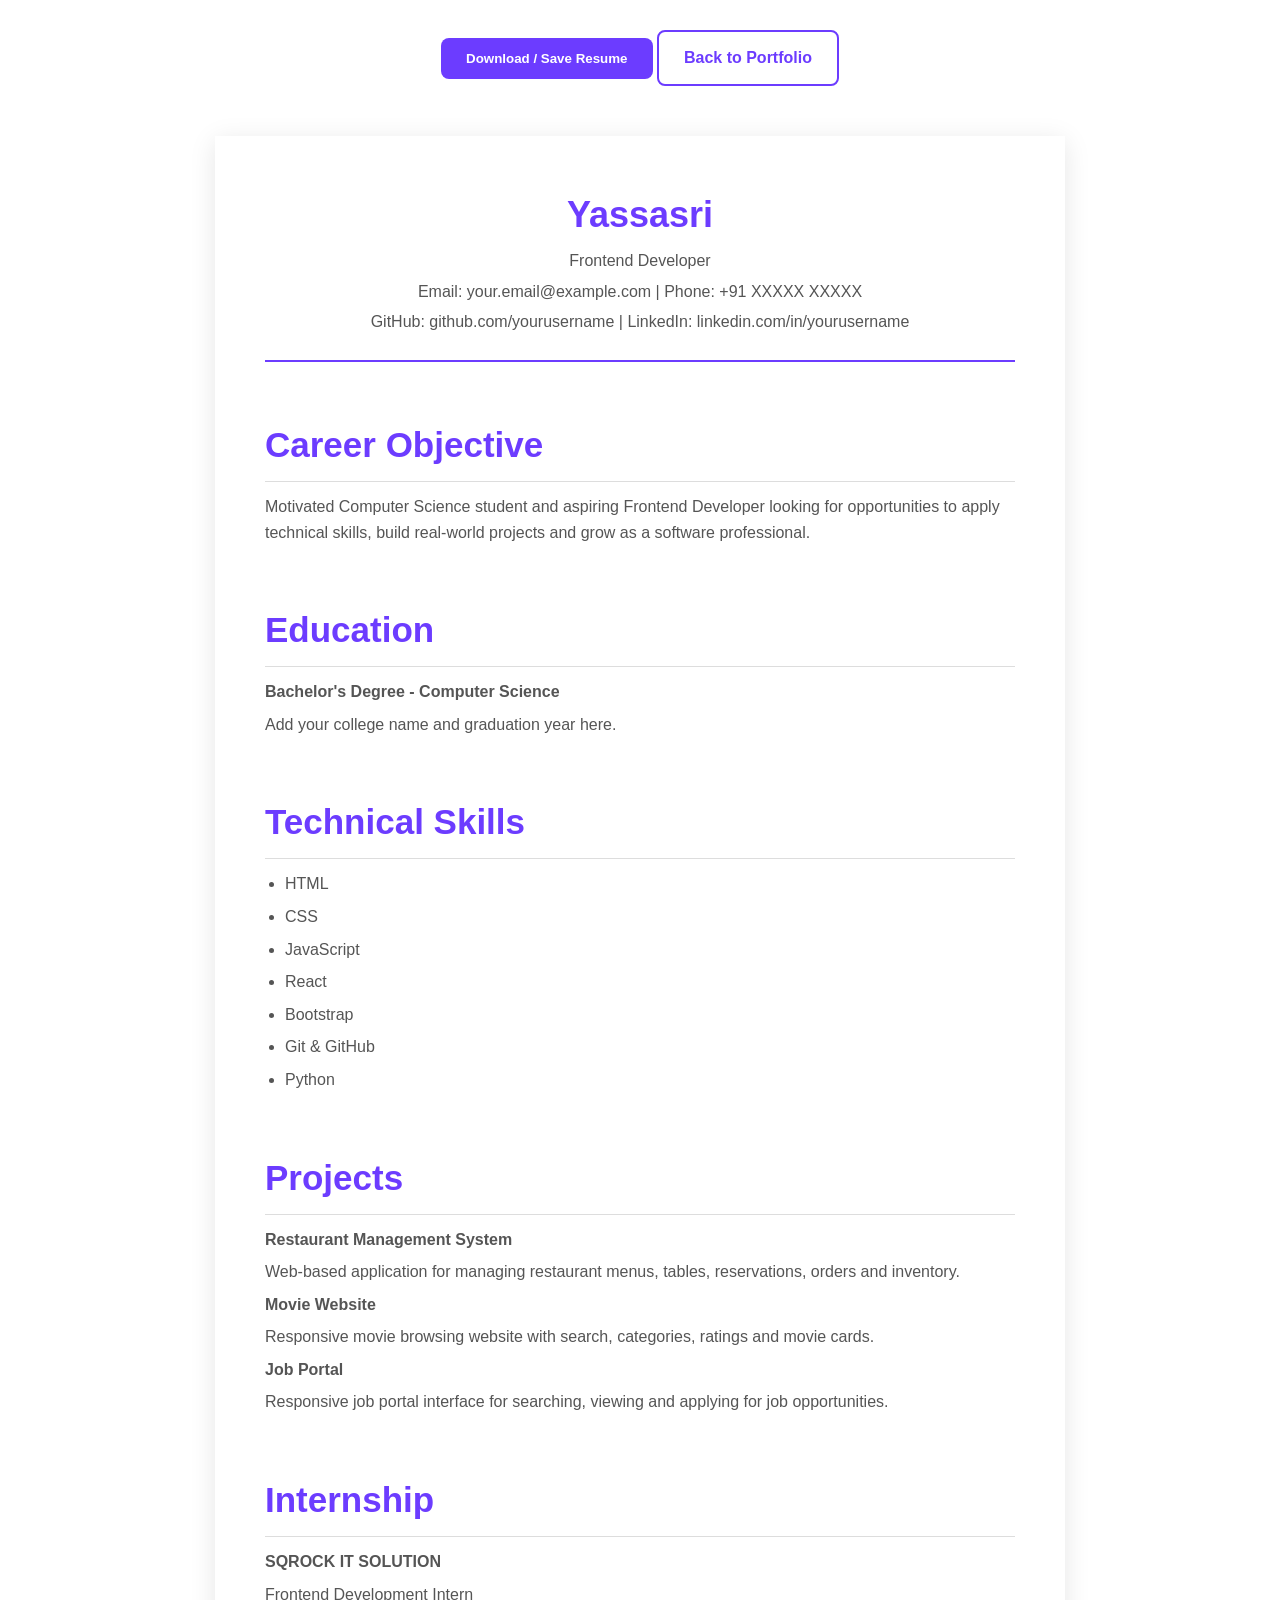
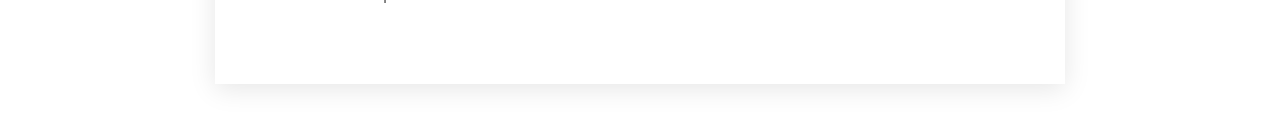
<file: SQROCK_Frontend_Phase1/01_Personal_Portfolio/resume.html>
<!DOCTYPE html>
<html lang="en">
<head>
    <meta charset="UTF-8">
    <meta name="viewport" content="width=device-width, initial-scale=1.0">

    <title>Yassasri | Resume</title>

    <link rel="stylesheet" href="style.css">

    <style>
        .resume-page {
            max-width: 850px;
            margin: 50px auto;
            padding: 50px;
            background: white;
            box-shadow: 0 5px 25px rgba(0,0,0,0.1);
        }

        .resume-header {
            text-align: center;
            border-bottom: 2px solid #6c3cff;
            padding-bottom: 20px;
            margin-bottom: 25px;
        }

        .resume-header h1 {
            color: #6c3cff;
            font-size: 36px;
        }

        .resume-header p {
            color: #555;
            margin: 5px;
        }

        .resume-section {
            background: white;
            color: #1f2937;
            padding: 20px 0;
            text-align: left;
        }

        .resume-section h2 {
            color: #6c3cff;
            border-bottom: 1px solid #ddd;
            padding-bottom: 8px;
            margin-bottom: 12px;
        }

        .resume-section p,
        .resume-section li {
            color: #555;
            margin-bottom: 7px;
        }

        .resume-section ul {
            padding-left: 20px;
        }

        .resume-actions {
            text-align: center;
            margin: 30px;
        }

        @media print {
            .resume-actions {
                display: none;
            }

            .resume-page {
                box-shadow: none;
                margin: 0;
            }
        }

        @media (max-width: 600px) {
            .resume-page {
                margin: 15px;
                padding: 25px;
            }
        }
    </style>
</head>

<body>

    <div class="resume-actions">
        <button class="btn" onclick="window.print()">
            Download / Save Resume
        </button>

        <a href="index.html" class="btn btn-outline">
            Back to Portfolio
        </a>
    </div>

    <main class="resume-page">

        <div class="resume-header">
            <h1>Yassasri</h1>

            <p>Frontend Developer</p>

            <p>
                Email: your.email@example.com |
                Phone: +91 XXXXX XXXXX
            </p>

            <p>
                GitHub: github.com/yourusername |
                LinkedIn: linkedin.com/in/yourusername
            </p>
        </div>

        <section class="resume-section">
            <h2>Career Objective</h2>

            <p>
                Motivated Computer Science student and aspiring Frontend
                Developer looking for opportunities to apply technical skills,
                build real-world projects and grow as a software professional.
            </p>
        </section>

        <section class="resume-section">
            <h2>Education</h2>

            <p>
                <strong>Bachelor's Degree - Computer Science</strong>
            </p>

            <p>
                Add your college name and graduation year here.
            </p>
        </section>

        <section class="resume-section">
            <h2>Technical Skills</h2>

            <ul>
                <li>HTML</li>
                <li>CSS</li>
                <li>JavaScript</li>
                <li>React</li>
                <li>Bootstrap</li>
                <li>Git & GitHub</li>
                <li>Python</li>
            </ul>
        </section>

        <section class="resume-section">
            <h2>Projects</h2>

            <p>
                <strong>Restaurant Management System</strong>
            </p>
            <p>
                Web-based application for managing restaurant menus,
                tables, reservations, orders and inventory.
            </p>

            <p>
                <strong>Movie Website</strong>
            </p>
            <p>
                Responsive movie browsing website with search,
                categories, ratings and movie cards.
            </p>

            <p>
                <strong>Job Portal</strong>
            </p>
            <p>
                Responsive job portal interface for searching,
                viewing and applying for job opportunities.
            </p>
        </section>

        <section class="resume-section">
            <h2>Internship</h2>

            <p>
                <strong>SQROCK IT SOLUTION</strong>
            </p>

            <p>
                Frontend Development Intern
            </p>
        </section>

    </main>

</body>
</html>
</file>
<file: SQROCK_Frontend_Phase1/01_Personal_Portfolio/style.css>
* {
    margin: 0;
    padding: 0;
    box-sizing: border-box;
    scroll-behavior: smooth;
}

body {
    font-family: "Poppins", sans-serif;
    color: #1f2937;
    background: #ffffff;
    line-height: 1.6;
}

/* Navigation */
header {
    position: sticky;
    top: 0;
    z-index: 1000;
    background: #ffffff;
    box-shadow: 0 2px 12px rgba(0, 0, 0, 0.08);
}

.navbar {
    max-width: 1200px;
    margin: auto;
    padding: 18px 30px;
    display: flex;
    justify-content: space-between;
    align-items: center;
}

.logo {
    font-size: 25px;
    font-weight: 700;
    color: #6c3cff;
}

.nav-links {
    list-style: none;
    display: flex;
    gap: 28px;
}

.nav-links a {
    text-decoration: none;
    color: #374151;
    font-weight: 500;
    transition: 0.3s;
}

.nav-links a:hover {
    color: #6c3cff;
}

/* Common */
.container {
    max-width: 1100px;
    margin: auto;
    padding: 0 25px;
}

.section {
    padding: 90px 0;
}

.section-title {
    color: #6c3cff;
    font-size: 14px;
    font-weight: 700;
    letter-spacing: 2px;
    text-align: center;
}

.section h2 {
    text-align: center;
    font-size: 36px;
    margin: 8px 0 45px;
}

/* Hero */
.hero {
    min-height: 90vh;
    display: flex;
    align-items: center;
    justify-content: center;
    text-align: center;
    padding: 80px 20px;
    background: linear-gradient(135deg, #f4f1ff, #ffffff);
}

.hero-content {
    max-width: 800px;
}

.welcome {
    color: #6c3cff;
    font-size: 14px;
    font-weight: 600;
    letter-spacing: 2px;
}

.hero h1 {
    font-size: 58px;
    margin: 15px 0 5px;
    color: #111827;
}

.hero h1 span {
    color: #6c3cff;
}

.hero h2 {
    font-size: 28px;
    color: #4b5563;
    margin-bottom: 20px;
}

.hero p {
    max-width: 650px;
    margin: auto;
    color: #6b7280;
    font-size: 17px;
}

.hero-buttons {
    margin-top: 30px;
    display: flex;
    justify-content: center;
    gap: 15px;
    flex-wrap: wrap;
}

.btn {
    display: inline-block;
    text-decoration: none;
    border: none;
    cursor: pointer;
    padding: 13px 25px;
    border-radius: 8px;
    background: #6c3cff;
    color: white;
    font-family: inherit;
    font-weight: 600;
    transition: 0.3s;
}

.btn:hover {
    transform: translateY(-3px);
    box-shadow: 0 8px 20px rgba(108, 60, 255, 0.25);
}

.btn-outline {
    background: transparent;
    color: #6c3cff;
    border: 2px solid #6c3cff;
}

/* About */
.about-content {
    display: grid;
    grid-template-columns: 2fr 1fr;
    gap: 50px;
    align-items: center;
}

.about-content h3 {
    font-size: 25px;
    margin-bottom: 15px;
}

.about-content p {
    color: #6b7280;
    margin-bottom: 18px;
}

.about-card {
    padding: 30px;
    background: #f8f7ff;
    border-radius: 15px;
    border: 1px solid #e8e2ff;
}

.about-card ul {
    list-style: none;
    margin-top: 15px;
}

.about-card li {
    margin: 12px 0;
}

/* Skills */
.skills-section {
    background: #f8f9fc;
}

.skills-grid {
    display: grid;
    grid-template-columns: repeat(3, 1fr);
    gap: 22px;
}

.skill-card {
    background: white;
    padding: 30px;
    border-radius: 14px;
    text-align: center;
    border: 1px solid #eeeeee;
    transition: 0.3s;
}

.skill-card:hover {
    transform: translateY(-7px);
    box-shadow: 0 12px 30px rgba(0, 0, 0, 0.08);
}

.skill-icon {
    width: 65px;
    height: 65px;
    margin: 0 auto 18px;
    border-radius: 50%;
    display: flex;
    justify-content: center;
    align-items: center;
    background: #eee9ff;
    color: #6c3cff;
    font-size: 13px;
    font-weight: 700;
}

.skill-card h3 {
    margin-bottom: 8px;
}

.skill-card p {
    color: #6b7280;
    font-size: 14px;
}

/* Projects */
.projects-grid {
    display: grid;
    grid-template-columns: repeat(3, 1fr);
    gap: 25px;
}

.project-card {
    overflow: hidden;
    background: white;
    border-radius: 15px;
    border: 1px solid #e5e7eb;
    transition: 0.3s;
}

.project-card:hover {
    transform: translateY(-8px);
    box-shadow: 0 15px 35px rgba(0, 0, 0, 0.1);
}

.project-image {
    height: 170px;
    display: flex;
    align-items: center;
    justify-content: center;
    font-size: 60px;
    background: #f0edff;
}

.project-content {
    padding: 25px;
}

.project-content h3 {
    margin-bottom: 10px;
}

.project-content p {
    color: #6b7280;
    font-size: 14px;
    margin-bottom: 18px;
}

.tags {
    display: flex;
    gap: 7px;
    flex-wrap: wrap;
    margin-bottom: 20px;
}

.tags span {
    background: #eee9ff;
    color: #6c3cff;
    padding: 5px 10px;
    border-radius: 20px;
    font-size: 11px;
    font-weight: 600;
}

.project-link {
    color: #6c3cff;
    text-decoration: none;
    font-weight: 600;
}

/* Resume */
.resume-section {
    text-align: center;
    padding: 90px 20px;
    background: #171321;
    color: white;
}

.resume-section .section-title {
    color: #b8a6ff;
}

.resume-section h2 {
    font-size: 35px;
    margin: 10px 0 15px;
}

.resume-section p {
    color: #c9c5d1;
    margin-bottom: 28px;
}

/* Contact */
.contact-content {
    display: grid;
    grid-template-columns: 1fr 1fr;
    gap: 50px;
}

.contact-info h3 {
    font-size: 26px;
    margin-bottom: 15px;
}

.contact-info p {
    color: #6b7280;
    margin-bottom: 15px;
}

.contact-form {
    display: flex;
    flex-direction: column;
    gap: 15px;
}

.contact-form input,
.contact-form textarea {
    width: 100%;
    padding: 14px;
    border: 1px solid #d1d5db;
    border-radius: 8px;
    font-family: inherit;
    outline: none;
}

.contact-form input:focus,
.contact-form textarea:focus {
    border-color: #6c3cff;
}

/* Footer */
footer {
    padding: 25px;
    text-align: center;
    background: #0f0d14;
    color: #aaa;
    font-size: 13px;
}

footer p {
    margin: 4px;
}

/* Responsive Design */
@media (max-width: 900px) {

    .nav-links {
        gap: 15px;
    }

    .skills-grid,
    .projects-grid {
        grid-template-columns: repeat(2, 1fr);
    }

    .about-content,
    .contact-content {
        grid-template-columns: 1fr;
    }

    .hero h1 {
        font-size: 45px;
    }
}

@media (max-width: 600px) {

    .navbar {
        flex-direction: column;
        gap: 12px;
    }

    .nav-links {
        gap: 10px;
        flex-wrap: wrap;
        justify-content: center;
    }

    .nav-links a {
        font-size: 13px;
    }

    .hero {
        min-height: 80vh;
    }

    .hero h1 {
        font-size: 38px;
    }

    .hero h2 {
        font-size: 22px;
    }

    .hero p {
        font-size: 15px;
    }

    .section {
        padding: 65px 0;
    }

    .section h2 {
        font-size: 30px;
    }

    .skills-grid,
    .projects-grid {
        grid-template-columns: 1fr;
    }

    .resume-section h2 {
        font-size: 28px;
    }
}
</file>
<file: SQROCK_Frontend_Phase1/02_Movie_Website/style.css>
* {
    margin: 0;
    padding: 0;
    box-sizing: border-box;
}

html {
    scroll-behavior: smooth;
}

body {
    font-family: 'Poppins', sans-serif;
    background: #0f0f17;
    color: #ffffff;
    line-height: 1.6;
}

a {
    text-decoration: none;
    color: inherit;
}

.container {
    width: 90%;
    max-width: 1200px;
    margin: auto;
}


/* ================= NAVBAR ================= */

header {
    position: sticky;
    top: 0;
    z-index: 1000;
    background: #141420;
    border-bottom: 1px solid #28283a;
}

.navbar {
    width: 90%;
    max-width: 1200px;
    margin: auto;
    min-height: 75px;

    display: flex;
    align-items: center;
    justify-content: space-between;
}

.logo {
    font-size: 28px;
    font-weight: 700;
}

.logo span {
    color: #e50914;
}

.nav-links {
    list-style: none;
    display: flex;
    gap: 30px;
}

.nav-links a {
    font-weight: 500;
    transition: 0.3s;
}

.nav-links a:hover {
    color: #e50914;
}

.nav-btn {
    background: #e50914;
    padding: 10px 18px;
    border-radius: 6px;
    font-weight: 600;
    transition: 0.3s;
}

.nav-btn:hover {
    background: #b20710;
}


/* ================= HERO ================= */

.hero {
    min-height: 600px;

    display: flex;
    align-items: center;

    background:
        linear-gradient(
            90deg,
            rgba(15, 15, 23, 0.98),
            rgba(15, 15, 23, 0.75),
            rgba(15, 15, 23, 0.4)
        );

    padding: 80px 5%;
}

.hero-content {
    max-width: 700px;
}

.hero-small {
    color: #e50914;
    font-weight: 600;
    letter-spacing: 2px;
    margin-bottom: 15px;
}

.hero h1 {
    font-size: 58px;
    line-height: 1.15;
    margin-bottom: 20px;
}

.hero h1 span {
    color: #e50914;
}

.hero-content > p {
    color: #c7c7d1;
    font-size: 18px;
    max-width: 600px;
}

.hero-buttons {
    display: flex;
    gap: 15px;
    margin-top: 30px;
}

.btn {
    display: inline-block;
    background: #e50914;
    color: white;

    padding: 13px 24px;
    border-radius: 6px;

    font-weight: 600;

    transition: 0.3s;
}

.btn:hover {
    transform: translateY(-3px);
    background: #b20710;
}

.secondary-btn {
    background: transparent;
    border: 1px solid #e50914;
}

.secondary-btn:hover {
    background: #e50914;
}


/* ================= SEARCH ================= */

.search-section {
    padding: 50px 0;
    background: #151522;
}

.search-section h2 {
    text-align: center;
    margin-bottom: 25px;
}

.search-box {
    max-width: 700px;
    margin: auto;

    display: flex;
    gap: 10px;
}

.search-box input {
    flex: 1;

    padding: 15px 18px;

    border: 1px solid #363648;
    border-radius: 6px;

    background: #0f0f17;
    color: white;

    font-size: 16px;
    outline: none;
}

.search-box input:focus {
    border-color: #e50914;
}

.search-box button {
    border: none;
    background: #e50914;
    color: white;

    padding: 0 25px;

    border-radius: 6px;

    font-size: 16px;
    font-weight: 600;

    cursor: pointer;

    transition: 0.3s;
}

.search-box button:hover {
    background: #b20710;
}


/* ================= SECTIONS ================= */

.section {
    padding: 80px 0;
}

.section-title {
    color: #e50914;
    font-size: 14px;
    font-weight: 600;
    letter-spacing: 2px;
}

.section h2 {
    font-size: 36px;
    margin: 8px 0 35px;
}


/* ================= MOVIE GRID ================= */

.movie-grid {
    display: grid;

    grid-template-columns:
        repeat(4, 1fr);

    gap: 25px;
}


/* ================= MOVIE CARD ================= */

.movie-card {
    background: #191925;

    border: 1px solid #29293b;

    border-radius: 10px;

    overflow: hidden;

    transition: 0.3s;
}

.movie-card:hover {
    transform: translateY(-8px);
    border-color: #e50914;
    box-shadow: 0 15px 30px rgba(0, 0, 0, 0.35);
}


/* ================= MOVIE POSTER ================= */

.movie-poster {
    height: 260px;

    display: flex;
    align-items: center;
    justify-content: center;

    font-size: 75px;

    background:
        linear-gradient(
            135deg,
            #252538,
            #12121d
        );
}

.poster-one {
    background:
        linear-gradient(
            135deg,
            #27324a,
            #111827
        );
}

.poster-two {
    background:
        linear-gradient(
            135deg,
            #493329,
            #17120f
        );
}

.poster-three {
    background:
        linear-gradient(
            135deg,
            #193d4b,
            #10171b
        );
}

.poster-four {
    background:
        linear-gradient(
            135deg,
            #351f43,
            #151019
        );
}


/* ================= MOVIE CONTENT ================= */

.movie-content {
    padding: 20px;
}

.movie-content h3 {
    font-size: 21px;
    margin-bottom: 8px;
}

.movie-info {
    color: #f5c518;
    font-size: 14px;
    margin-bottom: 10px;
}

.movie-content p:not(.movie-info) {
    color: #aaaab8;
    font-size: 14px;
    margin-bottom: 15px;
}

.genre {
    display: inline-block;

    background: #29293a;
    color: #ffffff;

    padding: 5px 12px;

    border-radius: 20px;

    font-size: 12px;
}


/* ================= GENRES ================= */

.genres-section {
    background: #151522;
}

.genre-grid {
    display: grid;

    grid-template-columns:
        repeat(6, 1fr);

    gap: 15px;
}

.genre-grid button {
    padding: 18px 10px;

    border: 1px solid #303044;

    background: #1b1b29;
    color: white;

    border-radius: 8px;

    cursor: pointer;

    font-size: 15px;
    font-family: inherit;

    transition: 0.3s;
}

.genre-grid button:hover {
    background: #e50914;
    border-color: #e50914;
    transform: translateY(-3px);
}


/* ================= FOOTER ================= */

footer {
    background: #0a0a10;
    padding: 50px 5% 20px;
}

.footer-content {
    max-width: 1200px;
    margin: auto;

    display: grid;

    grid-template-columns:
        2fr 1fr 1fr;

    gap: 50px;
}

.footer-content h3 {
    font-size: 25px;
    margin-bottom: 10px;
}

.footer-content h4 {
    margin-bottom: 15px;
}

.footer-content p {
    color: #9b9baa;
    font-size: 14px;
}

.footer-content a {
    display: block;
    color: #9b9baa;
    margin-bottom: 7px;

    transition: 0.3s;
}

.footer-content a:hover {
    color: #e50914;
}

.footer-bottom {
    max-width: 1200px;
    margin: 40px auto 0;

    padding-top: 20px;

    border-top: 1px solid #292936;

    display: flex;
    justify-content: space-between;

    color: #777783;
    font-size: 13px;
}


/* ================= RESPONSIVE ================= */

@media (max-width: 1000px) {

    .movie-grid {
        grid-template-columns:
            repeat(2, 1fr);
    }

    .genre-grid {
        grid-template-columns:
            repeat(3, 1fr);
    }

    .nav-links {
        gap: 15px;
    }

    .hero h1 {
        font-size: 45px;
    }
}


@media (max-width: 700px) {

    .navbar {
        flex-direction: column;
        gap: 15px;
        padding: 20px 0;
    }

    .nav-links {
        flex-wrap: wrap;
        justify-content: center;
    }

    .nav-btn {
        display: none;
    }

    .hero {
        min-height: 500px;
        padding: 60px 5%;
    }

    .hero h1 {
        font-size: 38px;
    }

    .hero-buttons {
        flex-direction: column;
        align-items: flex-start;
    }

    .search-box {
        flex-direction: column;
    }

    .search-box button {
        padding: 14px;
    }

    .movie-grid {
        grid-template-columns:
            1fr;
    }

    .genre-grid {
        grid-template-columns:
            repeat(2, 1fr);
    }

    .footer-content {
        grid-template-columns:
            1fr;
        gap: 30px;
    }

    .footer-bottom {
        flex-direction: column;
        gap: 10px;
    }
}
</file>
<file: SQROCK_Frontend_Phase1/03_Job_Portal/style.css>
/* ================= GENERAL ================= */

* {
    margin: 0;
    padding: 0;
    box-sizing: border-box;
    scroll-behavior: smooth;
}

body {
    font-family: Arial, Helvetica, sans-serif;
    background: #f6f8fc;
    color: #1e293b;
    line-height: 1.6;
}

a {
    text-decoration: none;
    color: inherit;
}

button {
    border: none;
    cursor: pointer;
}


/* ================= NAVBAR ================= */

.navbar {
    width: 100%;
    background: #ffffff;
    display: flex;
    justify-content: space-between;
    align-items: center;
    padding: 18px 7%;
    position: sticky;
    top: 0;
    z-index: 1000;
    box-shadow: 0 2px 12px rgba(0, 0, 0, 0.08);
}

.logo {
    font-size: 28px;
    font-weight: bold;
    color: #2563eb;
}

.logo span {
    color: #0f172a;
}

.navbar nav {
    display: flex;
    align-items: center;
    gap: 28px;
}

.navbar nav a {
    color: #334155;
    font-size: 15px;
    font-weight: 600;
    transition: 0.3s;
}

.navbar nav a:hover {
    color: #2563eb;
}

.register-btn {
    background: #2563eb;
    color: white !important;
    padding: 10px 20px;
    border-radius: 8px;
}

.register-btn:hover {
    background: #1d4ed8;
}


/* ================= HERO ================= */

.hero {
    min-height: 600px;
    display: flex;
    justify-content: center;
    align-items: center;
    text-align: center;
    padding: 80px 7%;
    background: linear-gradient(135deg, #eff6ff, #ffffff);
}

.hero-content {
    max-width: 950px;
}

.welcome {
    color: #2563eb;
    font-weight: bold;
    font-size: 14px;
    letter-spacing: 2px;
    margin-bottom: 15px;
}

.hero h1 {
    font-size: 60px;
    line-height: 1.15;
    color: #0f172a;
    margin-bottom: 20px;
}

.hero h1 span {
    color: #2563eb;
    display: block;
}

.hero-text {
    max-width: 650px;
    margin: auto;
    color: #64748b;
    font-size: 18px;
}


/* ================= SEARCH ================= */

.search-box {
    background: #ffffff;
    margin: 40px auto 0;
    padding: 12px;
    max-width: 850px;
    display: flex;
    gap: 10px;
    border-radius: 12px;
    box-shadow: 0 10px 35px rgba(0, 0, 0, 0.1);
}

.search-input {
    flex: 1;
    display: flex;
    align-items: center;
    gap: 10px;
    border: 1px solid #e2e8f0;
    border-radius: 8px;
    padding: 0 15px;
}

.search-input input {
    width: 100%;
    border: none;
    outline: none;
    padding: 14px 5px;
    font-size: 15px;
}

.search-box button {
    background: #2563eb;
    color: white;
    padding: 0 28px;
    border-radius: 8px;
    font-weight: bold;
    transition: 0.3s;
}

.search-box button:hover {
    background: #1d4ed8;
}


/* ================= SECTION HEADING ================= */

.section-heading {
    text-align: center;
    margin-bottom: 45px;
}

.section-heading p,
.section-label {
    color: #2563eb;
    font-size: 13px;
    font-weight: bold;
    letter-spacing: 2px;
    margin-bottom: 8px;
}

.section-heading h2 {
    font-size: 38px;
    color: #0f172a;
    margin-bottom: 8px;
}

.section-heading span {
    color: #64748b;
}


/* ================= JOBS ================= */

.jobs-section {
    padding: 90px 7%;
    background: #ffffff;
}

.job-container {
    max-width: 1100px;
    margin: auto;
    display: grid;
    gap: 20px;
}

.job-card {
    display: flex;
    align-items: center;
    gap: 22px;
    background: #ffffff;
    border: 1px solid #e2e8f0;
    border-radius: 12px;
    padding: 25px;
    transition: 0.3s;
}

.job-card:hover {
    transform: translateY(-4px);
    box-shadow: 0 12px 30px rgba(0, 0, 0, 0.08);
    border-color: #bfdbfe;
}

.company-logo {
    width: 70px;
    height: 70px;
    flex-shrink: 0;
    border-radius: 12px;
    background: #eff6ff;
    display: flex;
    justify-content: center;
    align-items: center;
    font-size: 32px;
}

.job-info {
    flex: 1;
}

.job-type {
    display: inline-block;
    background: #dbeafe;
    color: #2563eb;
    padding: 4px 10px;
    border-radius: 20px;
    font-size: 12px;
    font-weight: bold;
    margin-bottom: 6px;
}

.job-info h3 {
    font-size: 21px;
    color: #0f172a;
    margin-bottom: 3px;
}

.job-info h4 {
    color: #475569;
    margin-bottom: 5px;
}

.job-info p {
    color: #64748b;
    font-size: 14px;
}

.job-info .job-date {
    color: #94a3b8;
    margin-top: 5px;
}

.job-actions {
    display: flex;
    align-items: center;
    gap: 10px;
}

.save-btn {
    width: 42px;
    height: 42px;
    background: #f1f5f9;
    border-radius: 8px;
    font-size: 22px;
    color: #64748b;
}

.save-btn:hover {
    background: #dbeafe;
    color: #2563eb;
}

.apply-btn {
    background: #2563eb;
    color: white;
    padding: 11px 20px;
    border-radius: 8px;
    font-weight: bold;
    transition: 0.3s;
}

.apply-btn:hover {
    background: #1d4ed8;
}


/* ================= DETAILS ================= */

.job-details {
    padding: 90px 7%;
    background: #f8fafc;
}

.details-container {
    max-width: 1050px;
    margin: auto;
    display: grid;
    grid-template-columns: repeat(3, 1fr);
    gap: 25px;
}

.detail-box {
    background: #ffffff;
    padding: 35px 25px;
    text-align: center;
    border-radius: 12px;
    border: 1px solid #e2e8f0;
    transition: 0.3s;
}

.detail-box:hover {
    transform: translateY(-5px);
    box-shadow: 0 10px 25px rgba(0, 0, 0, 0.08);
}

.detail-icon {
    width: 65px;
    height: 65px;
    margin: 0 auto 18px;
    background: #eff6ff;
    border-radius: 50%;
    display: flex;
    justify-content: center;
    align-items: center;
    font-size: 28px;
}

.detail-box h3 {
    margin-bottom: 10px;
    color: #0f172a;
}

.detail-box p {
    color: #64748b;
    font-size: 14px;
}


/* ================= COMPANIES ================= */

.companies {
    padding: 90px 7%;
    background: #ffffff;
}

.company-container {
    max-width: 1050px;
    margin: auto;
    display: grid;
    grid-template-columns: repeat(4, 1fr);
    gap: 20px;
}

.company-card {
    text-align: center;
    padding: 30px 20px;
    border: 1px solid #e2e8f0;
    border-radius: 12px;
    transition: 0.3s;
}

.company-card:hover {
    transform: translateY(-5px);
    box-shadow: 0 10px 25px rgba(0, 0, 0, 0.08);
}

.company-card > div {
    font-size: 40px;
    margin-bottom: 12px;
}

.company-card h3 {
    color: #0f172a;
}

.company-card p {
    color: #64748b;
    font-size: 14px;
}


/* ================= ABOUT ================= */

.about {
    padding: 100px 7%;
    background: #eff6ff;
}

.about-content {
    max-width: 900px;
    margin: auto;
}

.about h2 {
    font-size: 42px;
    color: #0f172a;
    margin-bottom: 20px;
}

.about h2 span {
    color: #2563eb;
}

.about-content > p:not(.section-label) {
    color: #64748b;
    margin-bottom: 15px;
}

.about-features {
    display: flex;
    gap: 60px;
    margin-top: 35px;
}

.about-features div {
    display: flex;
    flex-direction: column;
}

.about-features strong {
    font-size: 30px;
    color: #2563eb;
}

.about-features span {
    color: #64748b;
}


/* ================= AUTH ================= */

.auth-section {
    padding: 80px 7%;
    background: #ffffff;
}

.auth-box {
    max-width: 430px;
    margin: auto;
    padding: 35px;
    background: #ffffff;
    border: 1px solid #e2e8f0;
    border-radius: 12px;
    box-shadow: 0 8px 25px rgba(0, 0, 0, 0.06);
    text-align: center;
}

.auth-box h2 {
    font-size: 30px;
    color: #0f172a;
    margin-bottom: 8px;
}

.auth-box > p {
    color: #64748b;
    margin-bottom: 20px;
}

.auth-box input {
    width: 100%;
    padding: 13px;
    margin-bottom: 15px;
    border: 1px solid #cbd5e1;
    border-radius: 7px;
    outline: none;
}

.auth-box input:focus {
    border-color: #2563eb;
}

.auth-box button {
    width: 100%;
    padding: 13px;
    background: #2563eb;
    color: white;
    border-radius: 7px;
    font-weight: bold;
    margin-bottom: 15px;
}

.auth-box a {
    color: #2563eb;
    font-weight: bold;
}


/* ================= DASHBOARD ================= */

.dashboard {
    padding: 90px 7%;
    background: #f8fafc;
}

.dashboard-container {
    max-width: 1000px;
    margin: auto;
    display: grid;
    grid-template-columns: repeat(3, 1fr);
    gap: 25px;
}

.dashboard-card {
    background: white;
    border: 1px solid #e2e8f0;
    padding: 30px 25px;
    text-align: center;
    border-radius: 12px;
}

.dashboard-icon {
    font-size: 35px;
    margin-bottom: 12px;
}

.dashboard-card h3 {
    color: #0f172a;
    margin-bottom: 8px;
}

.dashboard-card p {
    color: #64748b;
    font-size: 14px;
    margin-bottom: 18px;
}

.dashboard-card button {
    background: #2563eb;
    color: white;
    padding: 10px 20px;
    border-radius: 7px;
}


/* ================= FOOTER ================= */

footer {
    background: #0f172a;
    color: white;
    padding: 60px 7% 20px;
}

.footer-container {
    max-width: 1100px;
    margin: auto;
    display: grid;
    grid-template-columns: 2fr 1fr 1fr 1fr;
    gap: 40px;
}

.footer-about p {
    color: #94a3b8;
    margin-top: 15px;
    max-width: 280px;
}

.footer-links {
    display: flex;
    flex-direction: column;
    gap: 10px;
}

.footer-links h3 {
    margin-bottom: 8px;
}

.footer-links a,
.footer-links p {
    color: #94a3b8;
    font-size: 14px;
}

.footer-links a:hover {
    color: white;
}

.copyright {
    max-width: 1100px;
    margin: 45px auto 0;
    padding-top: 20px;
    border-top: 1px solid #334155;
    display: flex;
    justify-content: space-between;
    gap: 20px;
    color: #94a3b8;
    font-size: 13px;
}


/* ================= RESPONSIVE ================= */

@media (max-width: 900px) {

    .navbar {
        padding: 15px 4%;
    }

    .navbar nav {
        gap: 15px;
    }

    .hero h1 {
        font-size: 45px;
    }

    .company-container {
        grid-template-columns: repeat(2, 1fr);
    }

    .details-container {
        grid-template-columns: 1fr;
    }

    .dashboard-container {
        grid-template-columns: 1fr;
    }

    .footer-container {
        grid-template-columns: 1fr 1fr;
    }
}


@media (max-width: 700px) {

    .navbar {
        flex-direction: column;
        gap: 15px;
    }

    .navbar nav {
        flex-wrap: wrap;
        justify-content: center;
        gap: 12px;
    }

    .hero {
        padding: 70px 5%;
    }

    .hero h1 {
        font-size: 38px;
    }

    .hero-text {
        font-size: 16px;
    }

    .search-box {
        flex-direction: column;
    }

    .search-box button {
        padding: 14px;
    }

    .job-card {
        flex-direction: column;
        align-items: flex-start;
    }

    .job-actions {
        width: 100%;
    }

    .apply-btn {
        flex: 1;
    }

    .company-container {
        grid-template-columns: 1fr;
    }

    .about h2 {
        font-size: 34px;
    }

    .about-features {
        flex-direction: column;
        gap: 20px;
    }

    .footer-container {
        grid-template-columns: 1fr;
    }

    .copyright {
        flex-direction: column;
    }
}


@media (max-width: 450px) {

    .hero h1 {
        font-size: 32px;
    }

    .section-heading h2 {
        font-size: 30px;
    }

    .job-card {
        padding: 20px;
    }

    .auth-box {
        padding: 25px 18px;
    }
}
</file>
